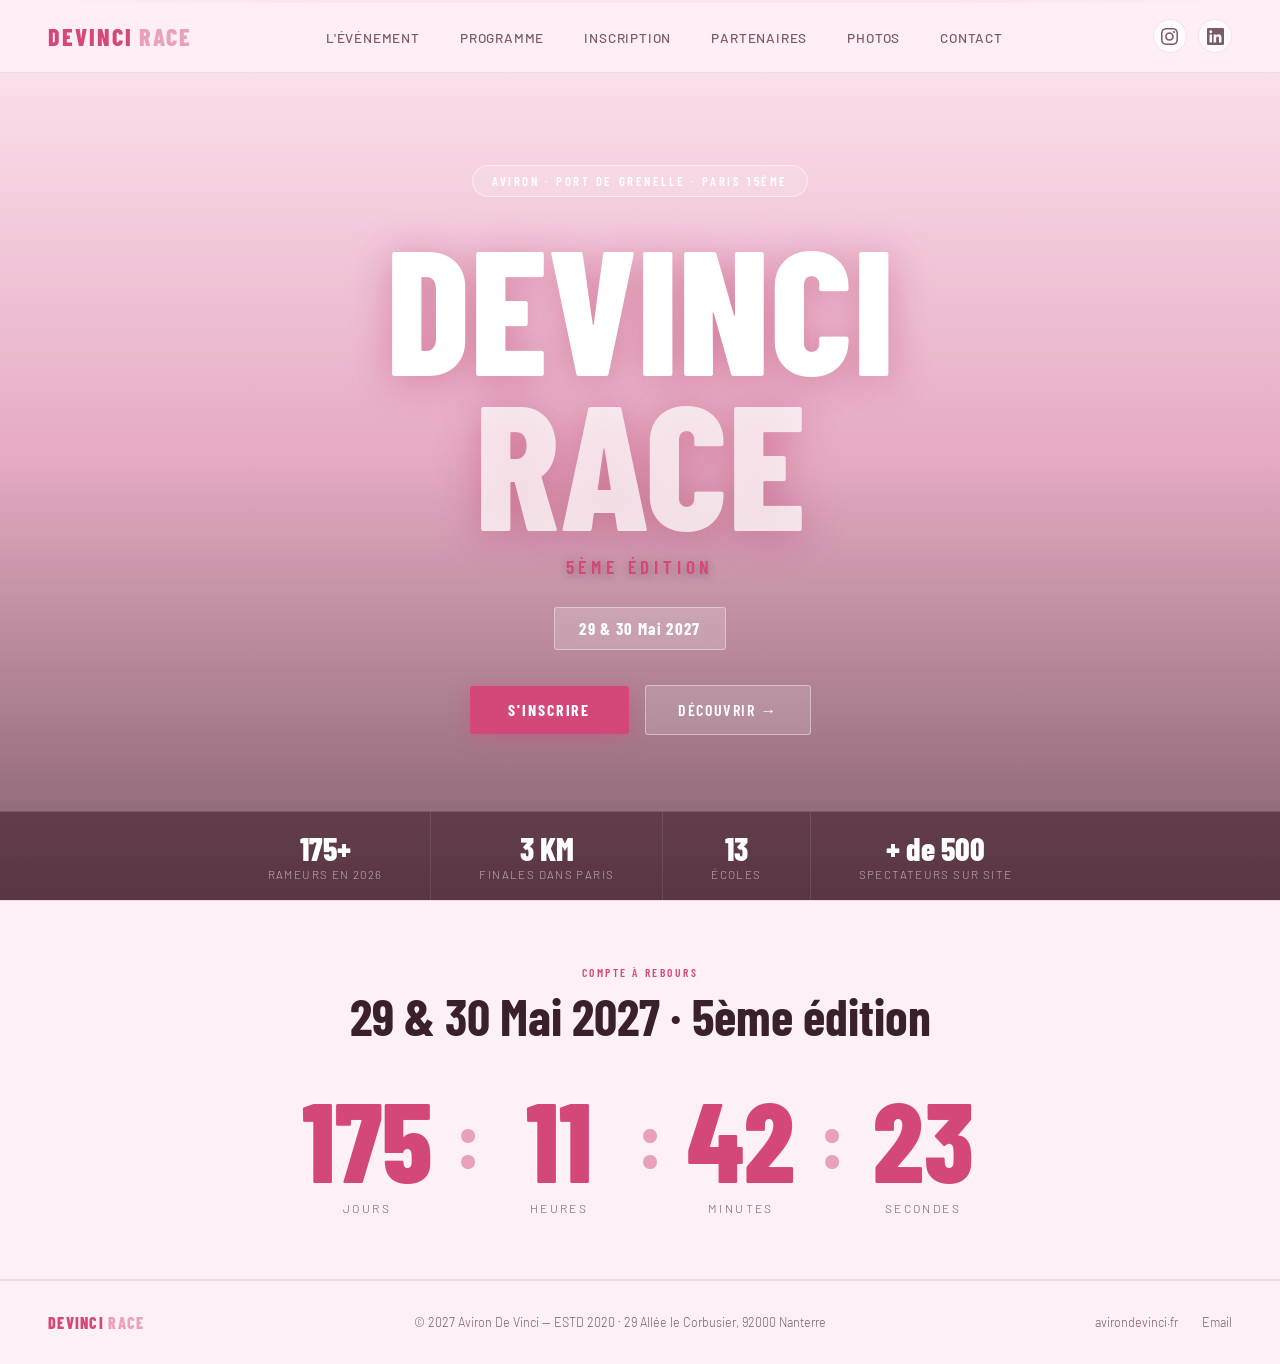
<file: index.html>
<!DOCTYPE html>
<html lang="fr">
<head>
<meta charset="UTF-8">
<meta name="viewport" content="width=device-width, initial-scale=1.0">
<meta name="google-site-verification" content="bZMqOTONY5VZblVEgiD8eAjr-qO-17TrPbFSKlkd3wM" />
<title>DeVinci Race 2027 — La régate des Grandes Écoles</title>
<meta name="description" content="DeVinci Race 2027 — La régate des Grandes Écoles. 29 & 30 Mai 2027 au Port de Grenelle, Paris. Organisée par Aviron De Vinci.">
<meta property="og:type" content="website">
<meta property="og:site_name" content="DeVinci Race">
<meta property="og:title" content="DeVinci Race 2027 — La régate des Grandes Écoles">
<meta property="og:description" content="29 & 30 Mai 2027 au Port de Grenelle, Paris. La régate universitaire organisée par Aviron De Vinci.">
<meta property="og:url" content="https://devinci-race.vercel.app/">
<meta property="og:image" content="https://devinci-race.vercel.app/PhotosSite/ADV-Logo1-FondNoir%20.png">
<link rel="icon" type="image/png" href="PhotosSite/ADV-Logo1-FondNoir .png">
<link rel="apple-touch-icon" href="PhotosSite/ADV-Logo1-FondNoir .png">
<link href="https://fonts.googleapis.com/css2?family=Barlow+Condensed:wght@300;400;600;700;800&family=Barlow:wght@300;400;500&display=swap" rel="stylesheet">
<link rel="stylesheet" href="styles.css">
<script type="application/ld+json">
{
  "@context": "https://schema.org",
  "@graph": [
    {
      "@type": "SportsEvent",
      "name": "DeVinci Race 2027",
      "alternateName": "La régate des Grandes Écoles",
      "description": "La DeVinci Race est une régate universitaire organisée par Aviron De Vinci au Port de Grenelle à Paris. Courses-duels en 4 de couple et 8 rameurs sur la Seine, ouverts aux grandes écoles de France.",
      "startDate": "2027-05-29T08:00:00+02:00",
      "endDate": "2027-05-30T18:00:00+02:00",
      "sport": "Aviron",
      "url": "https://devinci-race.vercel.app/",
      "image": "https://devinci-race.vercel.app/PhotosSite/ADV-Logo1-FondNoir%20.png",
      "location": {
        "@type": "Place",
        "name": "Port de Grenelle",
        "address": {
          "@type": "PostalAddress",
          "streetAddress": "Quai de Grenelle",
          "addressLocality": "Paris",
          "postalCode": "75015",
          "addressCountry": "FR"
        }
      },
      "organizer": {
        "@type": "SportsOrganization",
        "name": "Aviron De Vinci",
        "url": "http://avirondevinci.fr",
        "email": "avirondevinci@devinci.fr",
        "sport": "Aviron"
      },
      "eventStatus": "https://schema.org/EventScheduled",
      "eventAttendanceMode": "https://schema.org/OfflineEventAttendanceMode",
      "typicalAgeRange": "18-30",
      "keywords": "aviron, régate, grandes écoles, Paris, universitaire, Seine, Pôle Léonard de Vinci"
    },
    {
      "@type": "Organization",
      "name": "Aviron De Vinci",
      "url": "http://avirondevinci.fr",
      "logo": "https://devinci-race.vercel.app/PhotosSite/ADV-Logo1-FondNoir%20.png",
      "email": "avirondevinci@devinci.fr",
      "address": {
        "@type": "PostalAddress",
        "streetAddress": "12 Avenue Léonard de Vinci",
        "addressLocality": "Courbevoie",
        "postalCode": "92400",
        "addressCountry": "FR"
      },
      "foundingDate": "2020",
      "description": "Association universitaire d'aviron fondée en 2020, regroupant 70 membres issus des écoles du Pôle Léonard de Vinci.",
      "sameAs": [
        "https://www.instagram.com/devinci_race/",
        "https://www.linkedin.com/company/aviron-de-vinci/"
      ]
    }
  ]
}
</script>
</head>
<body>

<nav>
  <a class="nav-logo" href="index.html">DEVINCI <span>RACE</span></a>
  <button class="nav-toggle" id="nav-toggle" aria-label="Menu">☰</button>
  <ul class="nav-links" id="nav-links">
    <li><a href="evenement.html">L'événement</a></li>
    <li><a href="programme.html">Programme</a></li>
    <li><a href="inscription.html">Inscription</a></li>
    <li><a href="partenaires.html">Partenaires</a></li>
    <li><a href="photos.html">Photos</a></li>
    <li><a href="contact.html">Contact</a></li>
  </ul>
  <div class="nav-social">
    <a href="https://www.instagram.com/devinci_race/" class="nav-social-btn" aria-label="Instagram" target="_blank">
      <svg viewBox="0 0 24 24" xmlns="http://www.w3.org/2000/svg"><path d="M12 2.163c3.204 0 3.584.012 4.85.07 3.252.148 4.771 1.691 4.919 4.919.058 1.265.069 1.645.069 4.849 0 3.205-.012 3.584-.069 4.849-.149 3.225-1.664 4.771-4.919 4.919-1.266.058-1.644.07-4.85.07-3.204 0-3.584-.012-4.849-.07-3.26-.149-4.771-1.699-4.919-4.92-.058-1.265-.07-1.644-.07-4.849 0-3.204.013-3.583.07-4.849.149-3.227 1.664-4.771 4.919-4.919 1.266-.057 1.645-.069 4.849-.069zm0-2.163c-3.259 0-3.667.014-4.947.072-4.358.2-6.78 2.618-6.98 6.98-.059 1.281-.073 1.689-.073 4.948 0 3.259.014 3.668.072 4.948.2 4.358 2.618 6.78 6.98 6.98 1.281.058 1.689.072 4.948.072 3.259 0 3.668-.014 4.948-.072 4.354-.2 6.782-2.618 6.979-6.98.059-1.28.073-1.689.073-4.948 0-3.259-.014-3.667-.072-4.947-.196-4.354-2.617-6.78-6.979-6.98-1.281-.059-1.69-.073-4.949-.073zm0 5.838c-3.403 0-6.162 2.759-6.162 6.162s2.759 6.163 6.162 6.163 6.162-2.759 6.162-6.163c0-3.403-2.759-6.162-6.162-6.162zm0 10.162c-2.209 0-4-1.79-4-4 0-2.209 1.791-4 4-4s4 1.791 4 4c0 2.21-1.791 4-4 4zm6.406-11.845c-.796 0-1.441.645-1.441 1.44s.645 1.44 1.441 1.44c.795 0 1.439-.645 1.439-1.44s-.644-1.44-1.439-1.44z"/></svg>
    </a>
    <a href="https://www.linkedin.com/company/aviron-de-vinci/?viewAsMember=true" class="nav-social-btn" aria-label="LinkedIn" target="_blank">
      <svg viewBox="0 0 24 24" xmlns="http://www.w3.org/2000/svg"><path d="M20.447 20.452h-3.554v-5.569c0-1.328-.027-3.037-1.852-3.037-1.853 0-2.136 1.445-2.136 2.939v5.667H9.351V9h3.414v1.561h.046c.477-.9 1.637-1.85 3.37-1.85 3.601 0 4.267 2.37 4.267 5.455v6.286zM5.337 7.433c-1.144 0-2.063-.926-2.063-2.065 0-1.138.92-2.063 2.063-2.063 1.14 0 2.064.925 2.064 2.063 0 1.139-.925 2.065-2.064 2.065zm1.782 13.019H3.555V9h3.564v11.452zM22.225 0H1.771C.792 0 0 .774 0 1.729v20.542C0 23.227.792 24 1.771 24h20.451C23.2 24 24 23.227 24 22.271V1.729C24 .774 23.2 0 22.222 0h.003z"/></svg>
    </a>
  </div>
</nav>

<!-- HERO -->
<section class="hero" id="hero">
  <div class="hero-video-wrap">
    <video id="hero-vid" autoplay muted playsinline style="position:absolute;inset:0;width:100%;height:100%;object-fit:cover;object-position:center 85%;">
      <source src="PhotosSite/Enregistrement 2026-04-29 165030.mp4" type="video/mp4">
    </video>
    <script>
      const v = document.getElementById('hero-vid');
      v.addEventListener('loadedmetadata', () => { v.currentTime = 10; });
      v.addEventListener('timeupdate', () => {
        if (v.duration && v.currentTime >= v.duration - 5) { v.currentTime = 10; v.play(); }
      });
    </script>
  </div>
  <div class="hero-overlay"></div>
  <div class="hero-accent-line"></div>
  <div class="hero-content">
    <div class="hero-badge">Aviron · Port de Grenelle · Paris 15ème</div>
    <h1 class="hero-title">
      DEVINCI<br>
      <span class="line2">RACE</span>
    </h1>
    <div class="hero-edition">5ème Édition</div>
    <div class="hero-date-pill">29 &amp; 30 Mai 2027</div>
    <div class="hero-cta">
      <a href="inscription.html" class="btn-primary">S'inscrire</a>
      <a href="evenement.html" class="btn-outline">Découvrir →</a>
    </div>
  </div>
  <div class="hero-stats-bar">
    <div class="hero-stat-item"><div class="num">175+</div><div class="lbl">Rameurs en 2026</div></div>
    <div class="hero-stat-item"><div class="num">3 KM</div><div class="lbl">Finales dans Paris</div></div>
    <div class="hero-stat-item"><div class="num">13</div><div class="lbl">Écoles</div></div>
    <div class="hero-stat-item"><div class="num">+ de 500 </div><div class="lbl">Spectateurs sur site</div></div>
  </div>
</section>

<!-- COUNTDOWN SECTION -->
<section id="countdown" style="background: var(--bg-section); border-top: 0.5px solid var(--border); border-bottom: 0.5px solid var(--border); padding: 4rem 2rem; text-align: center;">
  <div class="section-eyebrow">Compte à rebours</div>
  <div class="section-title" style="margin-bottom: 2.5rem;">29 &amp; 30 Mai 2027 · 5ème édition</div>
  <div style="display: flex; justify-content: center; align-items: center; gap: 1.5rem; flex-wrap: wrap;">
    <div style="display: flex; flex-direction: column; align-items: center; min-width: 110px;">
      <span id="cd-days" style="font-family: 'Barlow Condensed', sans-serif; font-size: clamp(4rem, 10vw, 7rem); font-weight: 800; color: var(--accent); line-height: 1;">000</span>
      <span style="font-size: 0.75rem; letter-spacing: 0.2em; text-transform: uppercase; color: var(--text-muted); margin-top: 0.4rem;">Jours</span>
    </div>
    <div style="font-family: 'Barlow Condensed', sans-serif; font-size: clamp(3rem, 7vw, 5rem); font-weight: 800; color: var(--accent-light); padding-bottom: 1.5rem;">:</div>
    <div style="display: flex; flex-direction: column; align-items: center; min-width: 110px;">
      <span id="cd-hours" style="font-family: 'Barlow Condensed', sans-serif; font-size: clamp(4rem, 10vw, 7rem); font-weight: 800; color: var(--accent); line-height: 1;">00</span>
      <span style="font-size: 0.75rem; letter-spacing: 0.2em; text-transform: uppercase; color: var(--text-muted); margin-top: 0.4rem;">Heures</span>
    </div>
    <div style="font-family: 'Barlow Condensed', sans-serif; font-size: clamp(3rem, 7vw, 5rem); font-weight: 800; color: var(--accent-light); padding-bottom: 1.5rem;">:</div>
    <div style="display: flex; flex-direction: column; align-items: center; min-width: 110px;">
      <span id="cd-mins" style="font-family: 'Barlow Condensed', sans-serif; font-size: clamp(4rem, 10vw, 7rem); font-weight: 800; color: var(--accent); line-height: 1;">00</span>
      <span style="font-size: 0.75rem; letter-spacing: 0.2em; text-transform: uppercase; color: var(--text-muted); margin-top: 0.4rem;">Minutes</span>
    </div>
    <div style="font-family: 'Barlow Condensed', sans-serif; font-size: clamp(3rem, 7vw, 5rem); font-weight: 800; color: var(--accent-light); padding-bottom: 1.5rem;">:</div>
    <div style="display: flex; flex-direction: column; align-items: center; min-width: 110px;">
      <span id="cd-secs" style="font-family: 'Barlow Condensed', sans-serif; font-size: clamp(4rem, 10vw, 7rem); font-weight: 800; color: var(--accent); line-height: 1;">00</span>
      <span style="font-size: 0.75rem; letter-spacing: 0.2em; text-transform: uppercase; color: var(--text-muted); margin-top: 0.4rem;">Secondes</span>
    </div>
  </div>
</section>

<footer>
  <div class="footer-logo">DEVINCI <span>RACE</span></div>
  <div class="footer-copy">© 2027 Aviron De Vinci — ESTD 2020 · 29 Allée le Corbusier, 92000 Nanterre</div>
  <div class="footer-links">
    <a href="http://avirondevinci.fr">avirondevinci.fr</a>
    <a href="mailto:avirondevinci@devinci.fr">Email</a>
  </div>
</footer>

<script>
  (function() {
    const target = new Date('2027-05-29T08:00:00');
    function update() {
      const diff = target - new Date();
      if (diff <= 0) { document.getElementById('countdown').textContent = "C'est parti !"; return; }
      const d = Math.floor(diff / 86400000);
      const h = Math.floor((diff % 86400000) / 3600000);
      const m = Math.floor((diff % 3600000) / 60000);
      const s = Math.floor((diff % 60000) / 1000);
      document.getElementById('cd-days').textContent = String(d).padStart(3,'0');
      document.getElementById('cd-hours').textContent = String(h).padStart(2,'0');
      document.getElementById('cd-mins').textContent = String(m).padStart(2,'0');
      document.getElementById('cd-secs').textContent = String(s).padStart(2,'0');
    }
    update(); setInterval(update, 1000);
  })();
</script>
<script>
  const toggle = document.getElementById('nav-toggle');
  const navLinks = document.getElementById('nav-links');
  toggle.addEventListener('click', () => navLinks.classList.toggle('open'));
  navLinks.querySelectorAll('a').forEach(a => a.addEventListener('click', () => navLinks.classList.remove('open')));
</script>
</body>
</html>
</file>
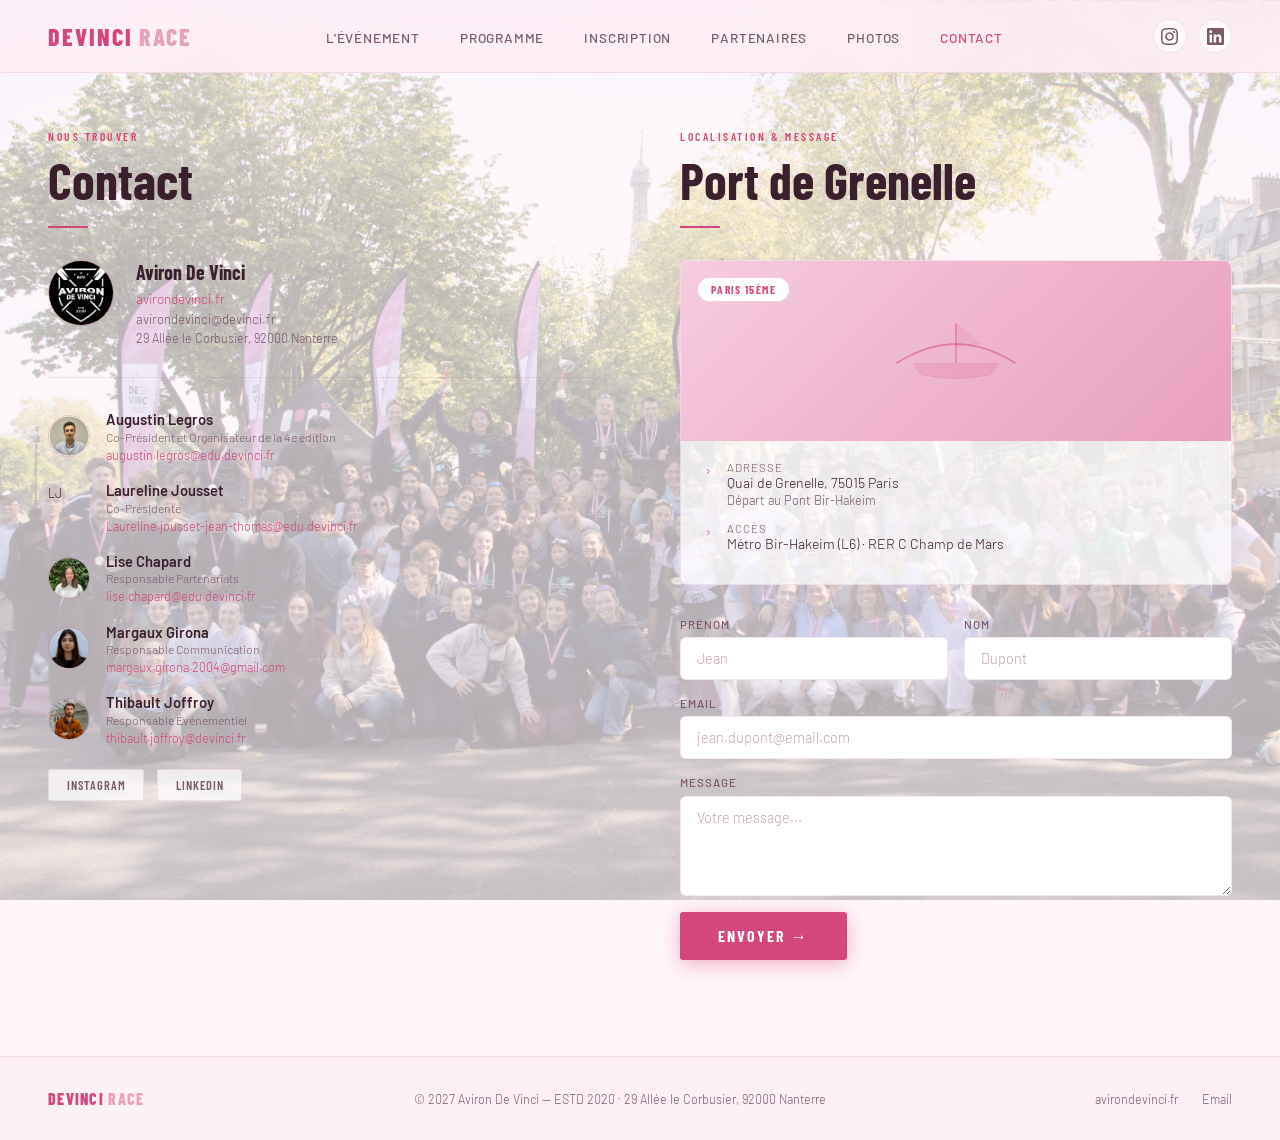
<file: contact.html>
<!DOCTYPE html>
<html lang="fr">
<head>
<meta charset="UTF-8">
<meta name="viewport" content="width=device-width, initial-scale=1.0">
<title>Contact — DeVinci Race 2027 · Aviron De Vinci Paris</title>
<meta name="description" content="Contactez l'équipe Aviron De Vinci pour la DeVinci Race 2027. Port de Grenelle, Quai de Grenelle 75015 Paris. Accès Métro Bir-Hakeim (L6) ou RER C.">
<meta property="og:title" content="Contact — DeVinci Race 2027">
<meta property="og:description" content="Équipe Aviron De Vinci — Port de Grenelle, Paris 15ème. Métro Bir-Hakeim.">
<meta property="og:url" content="https://devinci-race.vercel.app/contact.html">
<meta property="og:image" content="https://devinci-race.vercel.app/PhotosSite/ADV-Logo1-FondNoir%20.png">
<link rel="icon" type="image/png" href="PhotosSite/ADV-Logo1-FondNoir .png">
<link rel="apple-touch-icon" href="PhotosSite/ADV-Logo1-FondNoir .png">
<link href="https://fonts.googleapis.com/css2?family=Barlow+Condensed:wght@300;400;600;700;800&family=Barlow:wght@300;400;500&display=swap" rel="stylesheet">
<link rel="stylesheet" href="styles.css">
</head>
<body>

<nav>
  <a class="nav-logo" href="index.html">DEVINCI <span>RACE</span></a>
  <button class="nav-toggle" id="nav-toggle" aria-label="Menu">☰</button>
  <ul class="nav-links" id="nav-links">
    <li><a href="evenement.html">L'événement</a></li>
    <li><a href="programme.html">Programme</a></li>
    <li><a href="inscription.html">Inscription</a></li>
    <li><a href="partenaires.html">Partenaires</a></li>
    <li><a href="photos.html">Photos</a></li>
    <li><a href="contact.html" class="active">Contact</a></li>
  </ul>
  <div class="nav-social">
    <a href="https://www.instagram.com/devinci_race/" class="nav-social-btn" aria-label="Instagram" target="_blank">
      <svg viewBox="0 0 24 24" xmlns="http://www.w3.org/2000/svg"><path d="M12 2.163c3.204 0 3.584.012 4.85.07 3.252.148 4.771 1.691 4.919 4.919.058 1.265.069 1.645.069 4.849 0 3.205-.012 3.584-.069 4.849-.149 3.225-1.664 4.771-4.919 4.919-1.266.058-1.644.07-4.85.07-3.204 0-3.584-.012-4.849-.07-3.26-.149-4.771-1.699-4.919-4.92-.058-1.265-.07-1.644-.07-4.849 0-3.204.013-3.583.07-4.849.149-3.227 1.664-4.771 4.919-4.919 1.266-.057 1.645-.069 4.849-.069zm0-2.163c-3.259 0-3.667.014-4.947.072-4.358.2-6.78 2.618-6.98 6.98-.059 1.281-.073 1.689-.073 4.948 0 3.259.014 3.668.072 4.948.2 4.358 2.618 6.78 6.98 6.98 1.281.058 1.689.072 4.948.072 3.259 0 3.668-.014 4.948-.072 4.354-.2 6.782-2.618 6.979-6.98.059-1.28.073-1.689.073-4.948 0-3.259-.014-3.667-.072-4.947-.196-4.354-2.617-6.78-6.979-6.98-1.281-.059-1.69-.073-4.949-.073zm0 5.838c-3.403 0-6.162 2.759-6.162 6.162s2.759 6.163 6.162 6.163 6.162-2.759 6.162-6.163c0-3.403-2.759-6.162-6.162-6.162zm0 10.162c-2.209 0-4-1.79-4-4 0-2.209 1.791-4 4-4s4 1.791 4 4c0 2.21-1.791 4-4 4zm6.406-11.845c-.796 0-1.441.645-1.441 1.44s.645 1.44 1.441 1.44c.795 0 1.439-.645 1.439-1.44s-.644-1.44-1.439-1.44z"/></svg>
    </a>
    <a href="https://www.linkedin.com/company/aviron-de-vinci/?viewAsMember=true" class="nav-social-btn" aria-label="LinkedIn" target="_blank">
      <svg viewBox="0 0 24 24" xmlns="http://www.w3.org/2000/svg"><path d="M20.447 20.452h-3.554v-5.569c0-1.328-.027-3.037-1.852-3.037-1.853 0-2.136 1.445-2.136 2.939v5.667H9.351V9h3.414v1.561h.046c.477-.9 1.637-1.85 3.37-1.85 3.601 0 4.267 2.37 4.267 5.455v6.286zM5.337 7.433c-1.144 0-2.063-.926-2.063-2.065 0-1.138.92-2.063 2.063-2.063 1.14 0 2.064.925 2.064 2.063 0 1.139-.925 2.065-2.064 2.065zm1.782 13.019H3.555V9h3.564v11.452zM22.225 0H1.771C.792 0 0 .774 0 1.729v20.542C0 23.227.792 24 1.771 24h20.451C23.2 24 24 23.227 24 22.271V1.729C24 .774 23.2 0 22.222 0h.003z"/></svg>
    </a>
  </div>
</nav>

<section class="contact page-section" style="background-image: url('PhotosSite/IMG_9375.jpg'); background-size: cover; background-position: center; background-attachment: fixed; position: relative;">
  <div style="position:absolute;inset:0;background:rgba(255,247,251,0.71);z-index:0;"></div>
  <div class="contact-grid" style="position:relative;z-index:1;">
    <div>
      <div class="section-eyebrow">Nous trouver</div>
      <h2 class="section-title">Contact</h2>
      <div class="divider"></div>
      <div class="contact-info-block">
        <div class="contact-assoc">
          <img src="PhotosSite/ADV-Logo1-FondNoir .png" alt="Aviron De Vinci" style="width:66px;height:66px;border-radius:50%;object-fit:cover;flex-shrink:0;border:1.5px solid rgba(212,71,122,0.3);">
          <div class="assoc-info">
            <div class="name">Aviron De Vinci</div>
            <a href="http://avirondevinci.fr">avirondevinci.fr</a>
            <p>avirondevinci@devinci.fr</p>
            <p style="margin-top:0.3rem; font-size:0.78rem;">29 Allée le Corbusier, 92000 Nanterre</p>
          </div>
        </div>
        <div class="team-list">
          <div class="team-member">
            <img src="PhotosSite/Pers/gus.jpg" alt="Augustin" style="width:42px;height:42px;border-radius:50%;object-fit:cover;flex-shrink:0;border:1px solid rgba(212,71,122,0.25);">
            <div>
              <div class="member-name">Augustin Legros</div>
              <div class="member-role">Co-Président et Organisateur de la 4e édition</div>
              <div class="member-contact">augustin.legros@edu.devinci.fr</div>
            </div>
          </div>
          <div class="team-member">
            <div class="avatar" style="width:42px;height:42px;font-size:0.78rem;flex-shrink:0;">LJ</div>
            <div>
              <div class="member-name">Laureline Jousset</div>
              <div class="member-role">Co-Présidente</div>
              <div class="member-contact">Laureline.jousset-jean-thomas@edu.devinci.fr</div>
            </div>
          </div>
          <div class="team-member">
            <img src="PhotosSite/Pers/Lise.jpg" alt="Lise" style="width:42px;height:42px;border-radius:50%;object-fit:cover;flex-shrink:0;border:1px solid rgba(212,71,122,0.25);">
            <div>
              <div class="member-name">Lise Chapard</div>
              <div class="member-role">Responsable Partenariats</div>
              <div class="member-contact">lise.chapard@edu.devinci.fr</div>
            </div>
          </div>
          <div class="team-member">
            <img src="PhotosSite/Pers/Photo moi.jpg" alt="Margaux" style="width:42px;height:42px;border-radius:50%;object-fit:cover;flex-shrink:0;border:1px solid rgba(212,71,122,0.25);">
            <div>
              <div class="member-name">Margaux Girona</div>
              <div class="member-role">Responsable Communication</div>
              <div class="member-contact">margaux.girona.2004@gmail.com</div>
            </div>
          </div>
          <div class="team-member">
            <img src="PhotosSite/Pers/Thibaultss.jpg" alt="Thibault" style="width:42px;height:42px;border-radius:50%;object-fit:cover;flex-shrink:0;border:1px solid rgba(212,71,122,0.25);">
            <div>
              <div class="member-name">Thibault Joffroy</div>
              <div class="member-role">Responsable Événementiel</div>
              <div class="member-contact">thibault.joffroy@devinci.fr</div>
            </div>
          </div>
        </div>
        <div class="social-row">
          <a href="https://www.instagram.com/devinci_race/" class="social-btn">Instagram</a>
          <a href="https://www.linkedin.com/company/aviron-de-vinci/?viewAsMember=true" class="social-btn">LinkedIn</a>
        </div>
      </div>
    </div>
    <div>
      <div class="section-eyebrow">Localisation &amp; Message</div>
      <h2 class="section-title">Port de Grenelle</h2>
      <div class="divider"></div>
      <div class="location-block">
        <div class="location-map">
          <div class="location-map-label">Paris 15ème</div>
          <svg width="140" height="85" viewBox="0 0 160 100" fill="none" xmlns="http://www.w3.org/2000/svg">
            <path d="M10 65 Q80 20 150 65" stroke="rgba(212,71,122,0.5)" stroke-width="2" fill="none"/>
            <path d="M30 65 L130 65 L122 78 Q80 88 38 78 Z" fill="rgba(212,71,122,0.15)" stroke="rgba(212,71,122,0.35)" stroke-width="0.5"/>
            <line x1="80" y1="65" x2="80" y2="18" stroke="rgba(212,71,122,0.5)" stroke-width="1.5"/>
            <path d="M80 18 L108 42 L80 45 Z" fill="rgba(212,71,122,0.1)" stroke="rgba(212,71,122,0.3)" stroke-width="0.5"/>
          </svg>
        </div>
        <div class="location-details">
          <div class="location-row">
            <span style="color:var(--accent)">›</span>
            <div>
              <div class="location-label">Adresse</div>
              <div class="location-val">Quai de Grenelle, 75015 Paris<br><span style="font-size:0.8rem; color:var(--text-muted)">Départ au Pont Bir-Hakeim</span></div>
            </div>
          </div>
          <div class="location-row">
            <span style="color:var(--accent)">›</span>
            <div>
              <div class="location-label">Accès</div>
              <div class="location-val">Métro Bir-Hakeim (L6) · RER C Champ de Mars</div>
            </div>
          </div>
        </div>
      </div>
      <div class="contact-form">
        <div class="form-row">
          <div class="form-group">
            <label class="form-label">Prénom</label>
            <input type="text" class="form-input" placeholder="Jean">
          </div>
          <div class="form-group">
            <label class="form-label">Nom</label>
            <input type="text" class="form-input" placeholder="Dupont">
          </div>
        </div>
        <div class="form-group">
          <label class="form-label">Email</label>
          <input type="email" class="form-input" placeholder="jean.dupont@email.com">
        </div>
        <div class="form-group">
          <label class="form-label">Message</label>
          <textarea class="form-input" placeholder="Votre message..."></textarea>
        </div>
        <button class="btn-primary" style="align-self:flex-start">Envoyer →</button>
      </div>
    </div>
  </div>
</section>

<footer>
  <div class="footer-logo">DEVINCI <span>RACE</span></div>
  <div class="footer-copy">© 2027 Aviron De Vinci — ESTD 2020 · 29 Allée le Corbusier, 92000 Nanterre</div>
  <div class="footer-links">
    <a href="http://avirondevinci.fr">avirondevinci.fr</a>
    <a href="mailto:avirondevinci@devinci.fr">Email</a>
  </div>
</footer>

<script>
  const toggle = document.getElementById('nav-toggle');
  const navLinks = document.getElementById('nav-links');
  toggle.addEventListener('click', () => navLinks.classList.toggle('open'));
  navLinks.querySelectorAll('a').forEach(a => a.addEventListener('click', () => navLinks.classList.remove('open')));
</script>
</body>
</html>
</file>
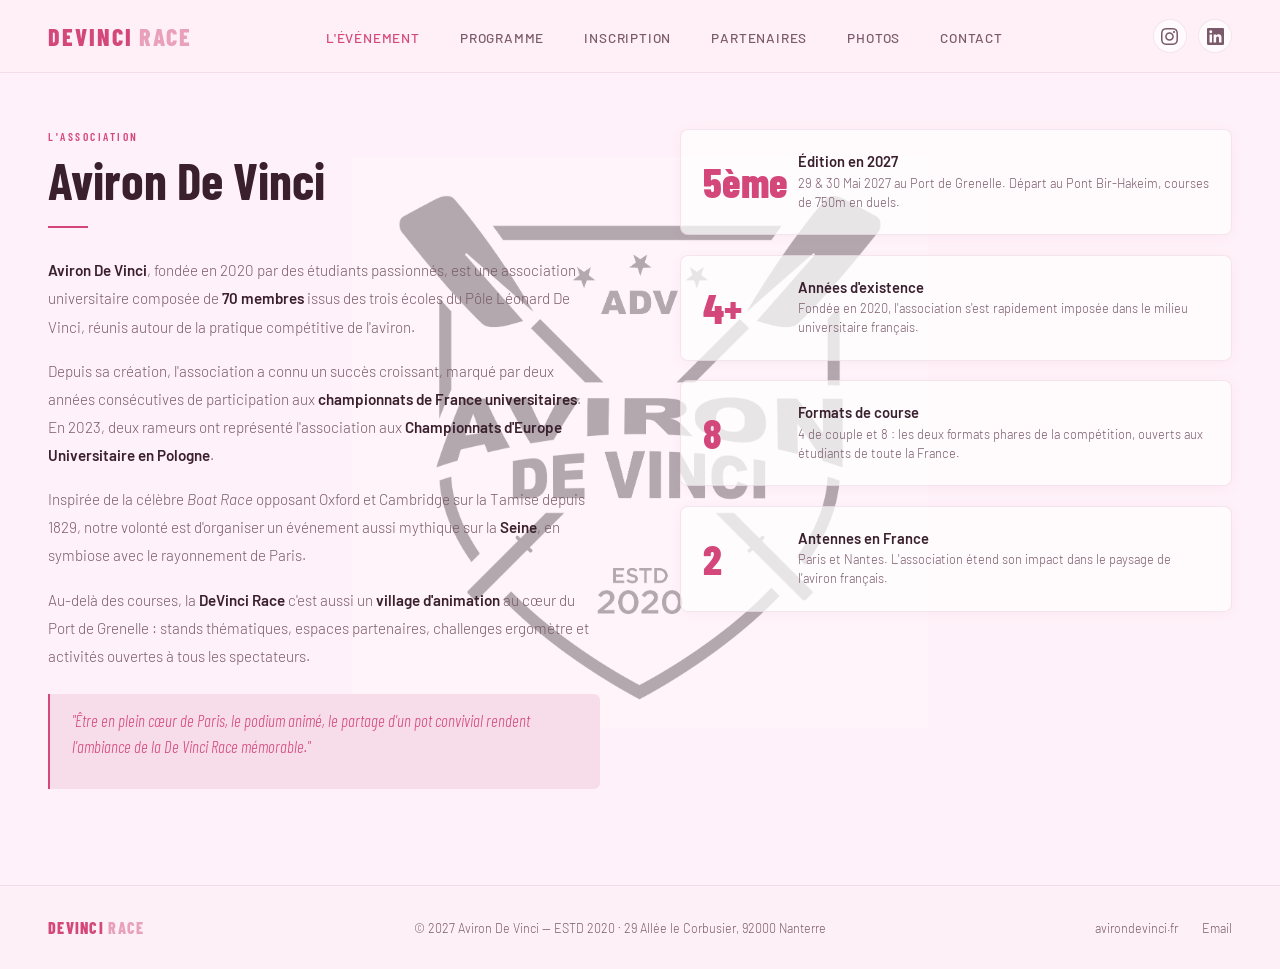
<file: evenement.html>
<!DOCTYPE html>
<html lang="fr">
<head>
<meta charset="UTF-8">
<meta name="viewport" content="width=device-width, initial-scale=1.0">
<title>L'événement — DeVinci Race 2027 · Aviron De Vinci</title>
<meta name="description" content="Aviron De Vinci, fondée en 2020 : 70 membres, 15 grandes écoles concurrentes, une régate inspirée de la Boat Race Oxford-Cambridge. 5ème édition le 29-30 mai 2027 à Paris.">
<meta property="og:title" content="L'événement — DeVinci Race 2027">
<meta property="og:description" content="Découvrez Aviron De Vinci et la DeVinci Race, régate universitaire au cœur de Paris sur la Seine.">
<meta property="og:url" content="https://devinci-race.vercel.app/evenement.html">
<meta property="og:image" content="https://devinci-race.vercel.app/PhotosSite/ADV-Logo1-FondNoir%20.png">
<link rel="icon" type="image/png" href="PhotosSite/ADV-Logo1-FondNoir .png">
<link rel="apple-touch-icon" href="PhotosSite/ADV-Logo1-FondNoir .png">
<link href="https://fonts.googleapis.com/css2?family=Barlow+Condensed:wght@300;400;600;700;800&family=Barlow:wght@300;400;500&display=swap" rel="stylesheet">
<link rel="stylesheet" href="styles.css">
</head>
<body>

<nav>
  <a class="nav-logo" href="index.html">DEVINCI <span>RACE</span></a>
  <button class="nav-toggle" id="nav-toggle" aria-label="Menu">☰</button>
  <ul class="nav-links" id="nav-links">
    <li><a href="evenement.html" class="active">L'événement</a></li>
    <li><a href="programme.html">Programme</a></li>
    <li><a href="inscription.html">Inscription</a></li>
    <li><a href="partenaires.html">Partenaires</a></li>
    <li><a href="photos.html">Photos</a></li>
    <li><a href="contact.html">Contact</a></li>
  </ul>
  <div class="nav-social">
    <a href="https://www.instagram.com/devinci_race/" class="nav-social-btn" aria-label="Instagram" target="_blank">
      <svg viewBox="0 0 24 24" xmlns="http://www.w3.org/2000/svg"><path d="M12 2.163c3.204 0 3.584.012 4.85.07 3.252.148 4.771 1.691 4.919 4.919.058 1.265.069 1.645.069 4.849 0 3.205-.012 3.584-.069 4.849-.149 3.225-1.664 4.771-4.919 4.919-1.266.058-1.644.07-4.85.07-3.204 0-3.584-.012-4.849-.07-3.26-.149-4.771-1.699-4.919-4.92-.058-1.265-.07-1.644-.07-4.849 0-3.204.013-3.583.07-4.849.149-3.227 1.664-4.771 4.919-4.919 1.266-.057 1.645-.069 4.849-.069zm0-2.163c-3.259 0-3.667.014-4.947.072-4.358.2-6.78 2.618-6.98 6.98-.059 1.281-.073 1.689-.073 4.948 0 3.259.014 3.668.072 4.948.2 4.358 2.618 6.78 6.98 6.98 1.281.058 1.689.072 4.948.072 3.259 0 3.668-.014 4.948-.072 4.354-.2 6.782-2.618 6.979-6.98.059-1.28.073-1.689.073-4.948 0-3.259-.014-3.667-.072-4.947-.196-4.354-2.617-6.78-6.979-6.98-1.281-.059-1.69-.073-4.949-.073zm0 5.838c-3.403 0-6.162 2.759-6.162 6.162s2.759 6.163 6.162 6.163 6.162-2.759 6.162-6.163c0-3.403-2.759-6.162-6.162-6.162zm0 10.162c-2.209 0-4-1.79-4-4 0-2.209 1.791-4 4-4s4 1.791 4 4c0 2.21-1.791 4-4 4zm6.406-11.845c-.796 0-1.441.645-1.441 1.44s.645 1.44 1.441 1.44c.795 0 1.439-.645 1.439-1.44s-.644-1.44-1.439-1.44z"/></svg>
    </a>
    <a href="https://www.linkedin.com/company/aviron-de-vinci/?viewAsMember=true" class="nav-social-btn" aria-label="LinkedIn" target="_blank">
      <svg viewBox="0 0 24 24" xmlns="http://www.w3.org/2000/svg"><path d="M20.447 20.452h-3.554v-5.569c0-1.328-.027-3.037-1.852-3.037-1.853 0-2.136 1.445-2.136 2.939v5.667H9.351V9h3.414v1.561h.046c.477-.9 1.637-1.85 3.37-1.85 3.601 0 4.267 2.37 4.267 5.455v6.286zM5.337 7.433c-1.144 0-2.063-.926-2.063-2.065 0-1.138.92-2.063 2.063-2.063 1.14 0 2.064.925 2.064 2.063 0 1.139-.925 2.065-2.064 2.065zm1.782 13.019H3.555V9h3.564v11.452zM22.225 0H1.771C.792 0 0 .774 0 1.729v20.542C0 23.227.792 24 1.771 24h20.451C23.2 24 24 23.227 24 22.271V1.729C24 .774 23.2 0 22.222 0h.003z"/></svg>
    </a>
  </div>
</nav>

<section class="about page-section" style="background-image: url('PhotosSite/Logo_noir_et_blanc.png'); background-size: 45%; background-repeat: no-repeat; background-position: center; background-color: var(--bg); position: relative;">
  <div style="position:absolute;inset:0;background:rgba(255,240,248,0.70);z-index:0;"></div>
  <div class="about-grid" style="position:relative;z-index:1;">
    <div class="about-text">
      <div class="section-eyebrow">L'association</div>
      <h2 class="section-title">Aviron De Vinci</h2>
      <div class="divider"></div>
      <p><strong>Aviron De Vinci</strong>, fondée en 2020 par des étudiants passionnés, est une association universitaire composée de <strong>70 membres</strong> issus des trois écoles du Pôle Léonard De Vinci, réunis autour de la pratique compétitive de l'aviron.</p>
      <p>Depuis sa création, l'association a connu un succès croissant, marqué par deux années consécutives de participation aux <strong>championnats de France universitaires</strong>. En 2023, deux rameurs ont représenté l'association aux <strong>Championnats d'Europe Universitaire en Pologne</strong>.</p>
      <p>Inspirée de la célèbre <em>Boat Race</em> opposant Oxford et Cambridge sur la Tamise depuis 1829, notre volonté est d'organiser un événement aussi mythique sur la <strong>Seine</strong>, en symbiose avec le rayonnement de Paris.</p>
      <p>Au-delà des courses, la <strong>DeVinci Race</strong> c'est aussi un <strong>village d'animation</strong> au cœur du Port de Grenelle : stands thématiques, espaces partenaires, challenges ergomètre et activités ouvertes à tous les spectateurs.</p>
      <div class="about-highlight">
        <p>"Être en plein cœur de Paris, le podium animé, le partage d'un pot convivial rendent l'ambiance de la De Vinci Race mémorable."</p>
      </div>
    </div>
    <div class="about-right">
      <div class="stat-card">
        <div class="num">5ème</div>
        <div class="info">
          <div class="ttl">Édition en 2027</div>
          <div class="dsc">29 &amp; 30 Mai 2027 au Port de Grenelle. Départ au Pont Bir-Hakeim, courses de 750m en duels.</div>
        </div>
      </div>
      <div class="stat-card">
        <div class="num">4+</div>
        <div class="info">
          <div class="ttl">Années d'existence</div>
          <div class="dsc">Fondée en 2020, l'association s'est rapidement imposée dans le milieu universitaire français.</div>
        </div>
      </div>
      <div class="stat-card">
        <div class="num">8</div>
        <div class="info">
          <div class="ttl">Formats de course</div>
          <div class="dsc">4 de couple et 8 : les deux formats phares de la compétition, ouverts aux étudiants de toute la France.</div>
        </div>
      </div>
      <div class="stat-card">
        <div class="num">2</div>
        <div class="info">
          <div class="ttl">Antennes en France</div>
          <div class="dsc">Paris et Nantes. L'association étend son impact dans le paysage de l'aviron français.</div>
        </div>
      </div>
    </div>
  </div>
</section>

<footer>
  <div class="footer-logo">DEVINCI <span>RACE</span></div>
  <div class="footer-copy">© 2027 Aviron De Vinci — ESTD 2020 · 29 Allée le Corbusier, 92000 Nanterre</div>
  <div class="footer-links">
    <a href="http://avirondevinci.fr">avirondevinci.fr</a>
    <a href="mailto:avirondevinci@devinci.fr">Email</a>
  </div>
</footer>

<script>
  const toggle = document.getElementById('nav-toggle');
  const navLinks = document.getElementById('nav-links');
  toggle.addEventListener('click', () => navLinks.classList.toggle('open'));
  navLinks.querySelectorAll('a').forEach(a => a.addEventListener('click', () => navLinks.classList.remove('open')));
</script>
</body>
</html>
</file>
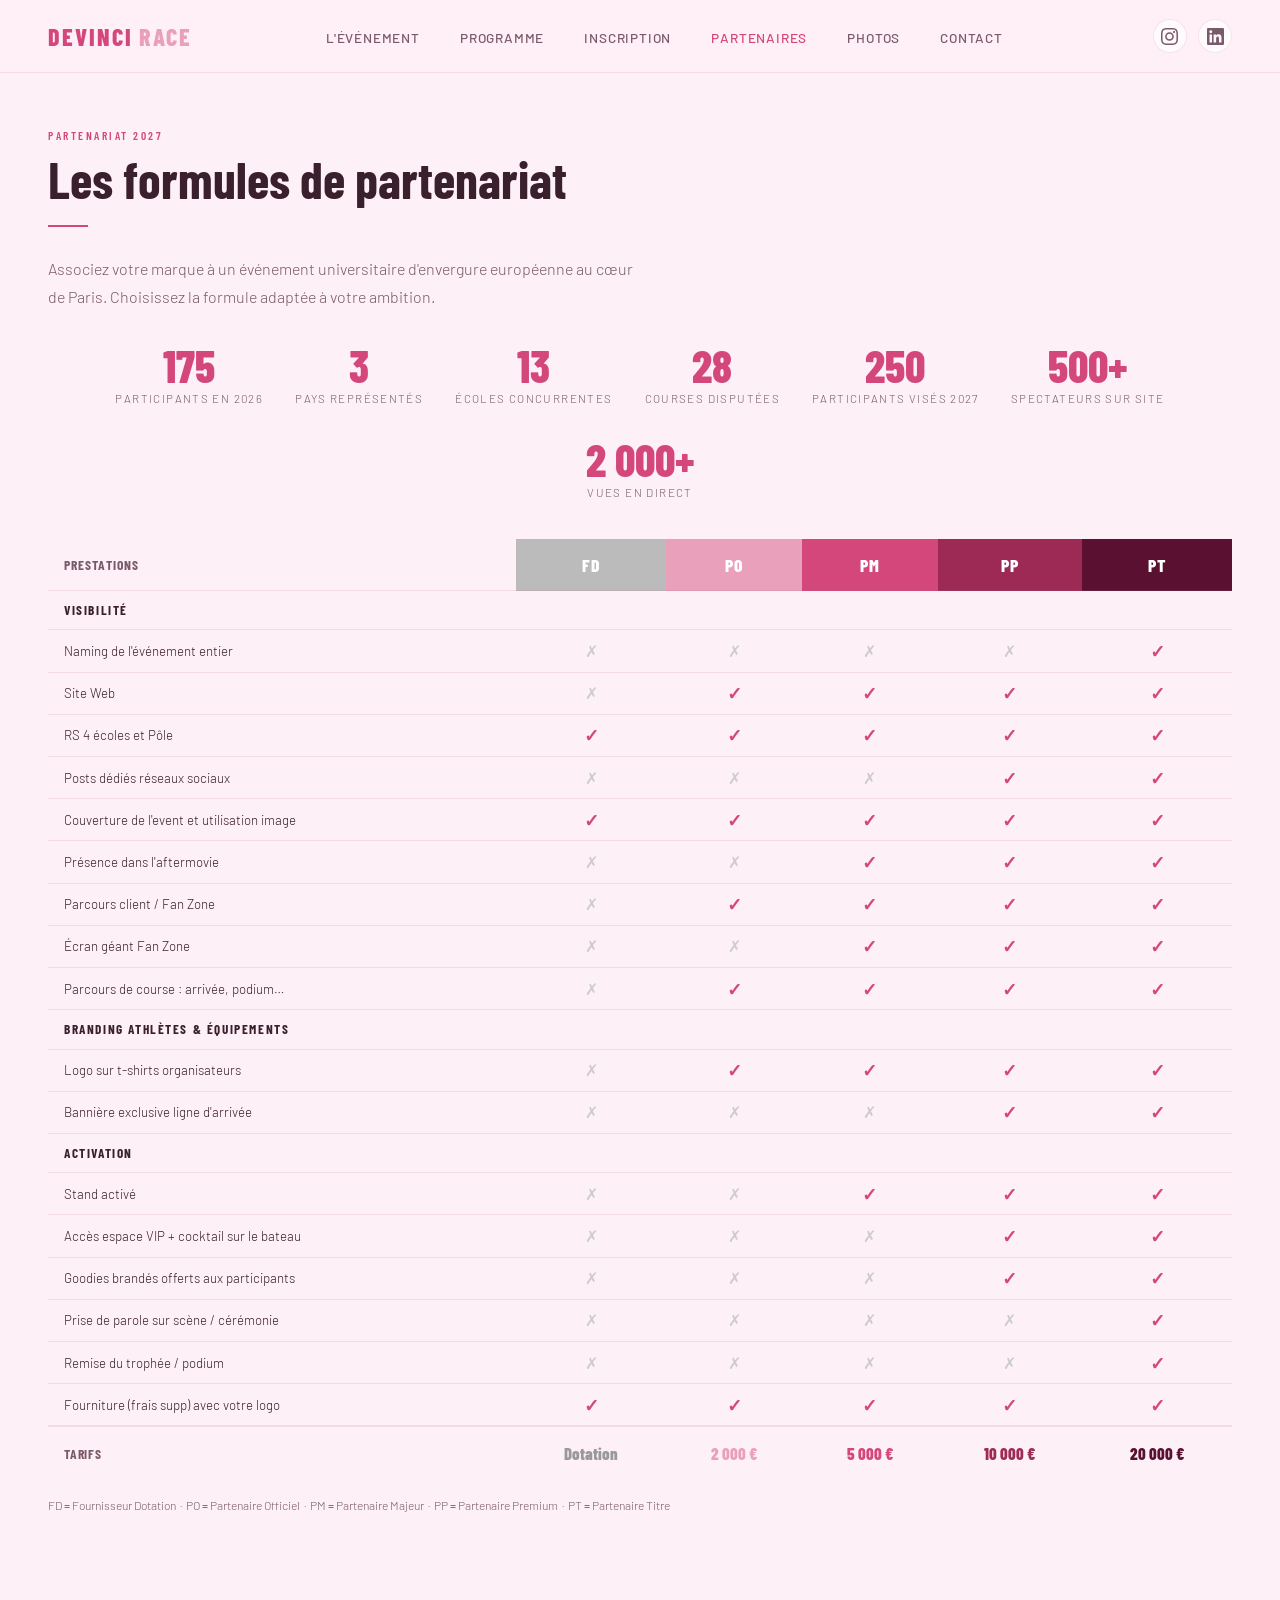
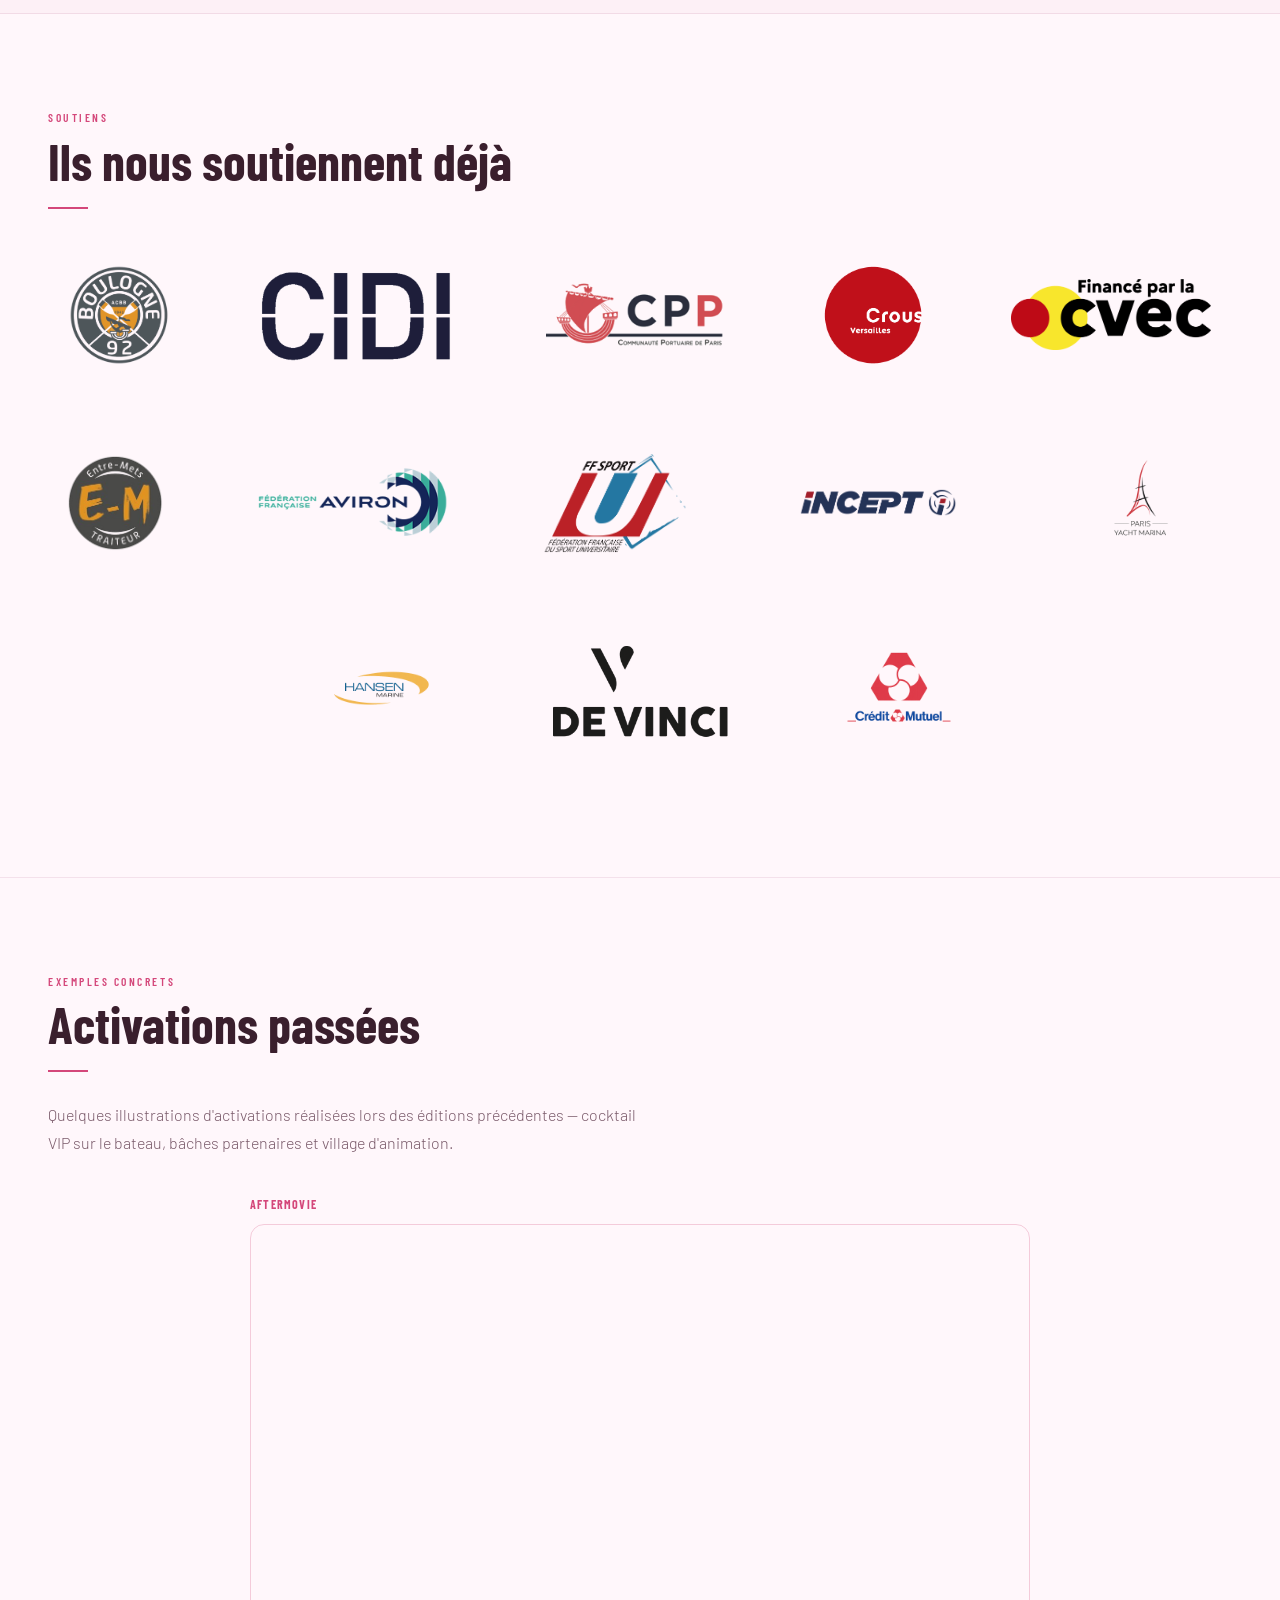
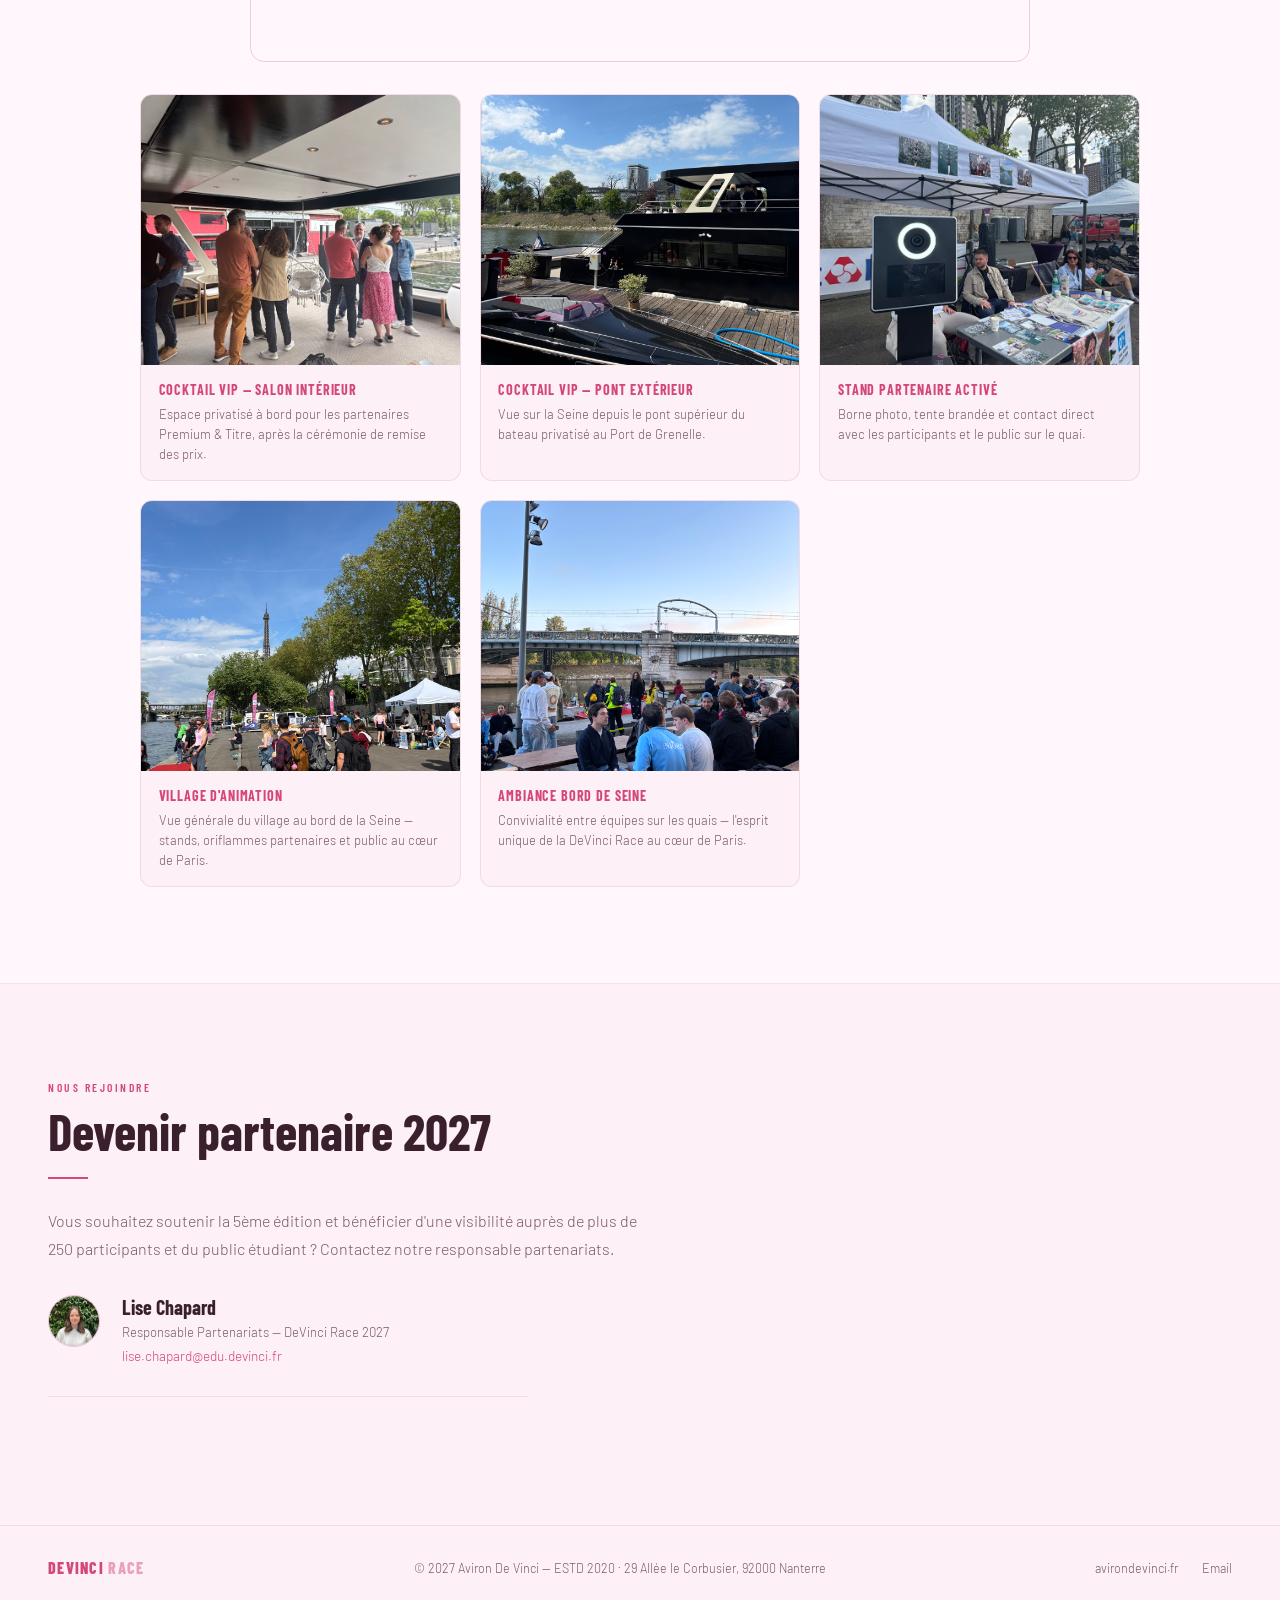
<file: partenaires.html>
<!DOCTYPE html>
<html lang="fr">
<head>
<meta charset="UTF-8">
<meta name="viewport" content="width=device-width, initial-scale=1.0">
<title>Partenaires — DeVinci Race 2027 · Sponsoring Aviron Paris</title>
<meta name="description" content="Devenez partenaire de la DeVinci Race 2027 : 5 formules de 2 000 € à 20 000 €. 175 participants, 15 grandes écoles, 3 pays. Visibilité sur la Seine à Paris.">
<meta property="og:title" content="Partenaires — DeVinci Race 2027">
<meta property="og:description" content="Associez votre marque à la régate universitaire de Paris. 5 formules de partenariat disponibles.">
<meta property="og:url" content="https://devinci-race.vercel.app/partenaires.html">
<meta property="og:image" content="https://devinci-race.vercel.app/PhotosSite/ADV-Logo1-FondNoir%20.png">
<link rel="icon" type="image/png" href="PhotosSite/ADV-Logo1-FondNoir .png">
<link rel="apple-touch-icon" href="PhotosSite/ADV-Logo1-FondNoir .png">
<link href="https://fonts.googleapis.com/css2?family=Barlow+Condensed:wght@300;400;600;700;800&family=Barlow:wght@300;400;500&display=swap" rel="stylesheet">
<link rel="stylesheet" href="styles.css">
<style>
  /* ── TABLE PARTENARIAT ── */
  .part-wrap { overflow-x: auto; margin-top: 2.5rem; -webkit-overflow-scrolling: touch; }
  .part-table {
    width: 100%; min-width: 680px;
    border-collapse: collapse;
    font-family: 'Barlow', sans-serif;
    font-size: 0.85rem;
  }
  .part-table th, .part-table td {
    padding: 0.6rem 1rem;
    text-align: center;
    border-bottom: 0.5px solid var(--border);
  }
  .part-table td:first-child { text-align: left; color: var(--text); font-size: 0.83rem; }
  .part-table .th-tier {
    font-family: 'Barlow Condensed', sans-serif;
    font-size: 1.1rem; font-weight: 800; letter-spacing: 0.06em;
    color: white; padding: 0.9rem 1rem;
  }
  .part-table .th-tier.fd { background: #bbb; color: white; }
  .part-table .th-tier.po { background: var(--accent-light); }
  .part-table .th-tier.pm { background: var(--accent); }
  .part-table .th-tier.pp { background: #9c2a54; }
  .part-table .th-tier.pt { background: #5a1030; }
  .part-table .th-prestation {
    text-align: left; font-family: 'Barlow Condensed', sans-serif;
    font-size: 0.78rem; font-weight: 700; letter-spacing: 0.12em; text-transform: uppercase;
    color: var(--accent); background: var(--bg-section); padding: 0.7rem 1rem;
    border-bottom: 0.5px solid var(--border);
  }
  .part-table tr:hover td { background: rgba(212,71,122,0.03); }
  .part-table .check { color: var(--accent); font-size: 1.1rem; font-weight: 700; }
  .part-table .cross { color: #ccc; font-size: 1rem; }
  .part-table .td-fd { color: #bbb; }
  .part-table .tarif-row td {
    font-family: 'Barlow Condensed', sans-serif;
    font-weight: 800; font-size: 1.05rem;
    border-top: 2px solid var(--border); border-bottom: none;
    padding: 1rem;
  }
  .part-table .tarif-row td:first-child { color: var(--text-muted); font-size: 0.8rem; font-weight: 600; font-family: 'Barlow', sans-serif; }
  .tarif-fd { color: #999; }
  .tarif-po { color: var(--accent-light); }
  .tarif-pm { color: var(--accent); }
  .tarif-pp { color: #9c2a54; }
  .tarif-pt { color: #5a1030; }

  /* ── STATS PARTENAIRE ── */
  .partner-stats { display: flex; gap: 2rem; justify-content: center; flex-wrap: wrap; margin: 2rem 0 0; }
  .partner-stat { text-align: center; }
  .partner-stat .n { font-family: 'Barlow Condensed', sans-serif; font-size: 2.8rem; font-weight: 800; color: var(--accent); line-height: 1; }
  .partner-stat .l { font-size: 0.72rem; letter-spacing: 0.12em; text-transform: uppercase; color: var(--text-muted); margin-top: 0.2rem; }

  /* ── CONTACT PARTENARIAT ── */
  .contact-part-card {
    background: var(--card-bg); border: 0.5px solid var(--border);
    border-radius: 8px; padding: 2rem; max-width: 480px;
    box-shadow: 0 2px 12px rgba(180,80,120,0.06);
  }

  @media (max-width: 768px) {
    .partner-stats { gap: 1.2rem; }
    .partner-stat .n { font-size: 2rem; }
  }
</style>
</head>
<body>

<nav>
  <a class="nav-logo" href="index.html">DEVINCI <span>RACE</span></a>
  <button class="nav-toggle" id="nav-toggle" aria-label="Menu">☰</button>
  <ul class="nav-links" id="nav-links">
    <li><a href="evenement.html">L'événement</a></li>
    <li><a href="programme.html">Programme</a></li>
    <li><a href="inscription.html">Inscription</a></li>
    <li><a href="partenaires.html" class="active">Partenaires</a></li>
    <li><a href="photos.html">Photos</a></li>
    <li><a href="contact.html">Contact</a></li>
  </ul>
  <div class="nav-social">
    <a href="https://www.instagram.com/devinci_race/" class="nav-social-btn" aria-label="Instagram" target="_blank">
      <svg viewBox="0 0 24 24" xmlns="http://www.w3.org/2000/svg"><path d="M12 2.163c3.204 0 3.584.012 4.85.07 3.252.148 4.771 1.691 4.919 4.919.058 1.265.069 1.645.069 4.849 0 3.205-.012 3.584-.069 4.849-.149 3.225-1.664 4.771-4.919 4.919-1.266.058-1.644.07-4.85.07-3.204 0-3.584-.012-4.849-.07-3.26-.149-4.771-1.699-4.919-4.92-.058-1.265-.07-1.644-.07-4.849 0-3.204.013-3.583.07-4.849.149-3.227 1.664-4.771 4.919-4.919 1.266-.057 1.645-.069 4.849-.069zm0-2.163c-3.259 0-3.667.014-4.947.072-4.358.2-6.78 2.618-6.98 6.98-.059 1.281-.073 1.689-.073 4.948 0 3.259.014 3.668.072 4.948.2 4.358 2.618 6.78 6.98 6.98 1.281.058 1.689.072 4.948.072 3.259 0 3.668-.014 4.948-.072 4.354-.2 6.782-2.618 6.979-6.98.059-1.28.073-1.689.073-4.948 0-3.259-.014-3.667-.072-4.947-.196-4.354-2.617-6.78-6.979-6.98-1.281-.059-1.69-.073-4.949-.073zm0 5.838c-3.403 0-6.162 2.759-6.162 6.162s2.759 6.163 6.162 6.163 6.162-2.759 6.162-6.163c0-3.403-2.759-6.162-6.162-6.162zm0 10.162c-2.209 0-4-1.79-4-4 0-2.209 1.791-4 4-4s4 1.791 4 4c0 2.21-1.791 4-4 4zm6.406-11.845c-.796 0-1.441.645-1.441 1.44s.645 1.44 1.441 1.44c.795 0 1.439-.645 1.439-1.44s-.644-1.44-1.439-1.44z"/></svg>
    </a>
    <a href="https://www.linkedin.com/company/aviron-de-vinci/?viewAsMember=true" class="nav-social-btn" aria-label="LinkedIn" target="_blank">
      <svg viewBox="0 0 24 24" xmlns="http://www.w3.org/2000/svg"><path d="M20.447 20.452h-3.554v-5.569c0-1.328-.027-3.037-1.852-3.037-1.853 0-2.136 1.445-2.136 2.939v5.667H9.351V9h3.414v1.561h.046c.477-.9 1.637-1.85 3.37-1.85 3.601 0 4.267 2.37 4.267 5.455v6.286zM5.337 7.433c-1.144 0-2.063-.926-2.063-2.065 0-1.138.92-2.063 2.063-2.063 1.14 0 2.064.925 2.064 2.063 0 1.139-.925 2.065-2.064 2.065zm1.782 13.019H3.555V9h3.564v11.452zM22.225 0H1.771C.792 0 0 .774 0 1.729v20.542C0 23.227.792 24 1.771 24h20.451C23.2 24 24 23.227 24 22.271V1.729C24 .774 23.2 0 22.222 0h.003z"/></svg>
    </a>
  </div>
</nav>

<!-- ── FORMULES DE PARTENARIAT ── -->
<section class="page-section" style="background: var(--bg-section); border-bottom: 0.5px solid var(--border);">
  <div class="section-eyebrow">Partenariat 2027</div>
  <h2 class="section-title">Les formules de partenariat</h2>
  <div class="divider"></div>
  <p class="section-lead">Associez votre marque à un événement universitaire d'envergure européenne au cœur de Paris. Choisissez la formule adaptée à votre ambition.</p>

  <!-- Chiffres clés édition 2026 -->
  <div class="partner-stats">
    <div class="partner-stat"><div class="n">175</div><div class="l">Participants en 2026</div></div>
    <div class="partner-stat"><div class="n">3</div><div class="l">Pays représentés</div></div>
    <div class="partner-stat"><div class="n">13</div><div class="l">Écoles concurrentes</div></div>
    <div class="partner-stat"><div class="n">28</div><div class="l">Courses disputées</div></div>
    <div class="partner-stat"><div class="n">250</div><div class="l">Participants visés 2027</div></div>
    <div class="partner-stat"><div class="n">500+</div><div class="l">Spectateurs sur site</div></div>
    <div class="partner-stat"><div class="n">2 000+</div><div class="l">Vues en direct</div></div>
  </div>

  <!-- Tableau des formules -->
  <div class="part-wrap">
    <table class="part-table">
      <thead>
        <tr>
          <th style="text-align:left; font-family:'Barlow Condensed',sans-serif; font-weight:700; font-size:0.85rem; letter-spacing:0.08em; color:var(--text-muted); text-transform:uppercase; padding:0.9rem 1rem; background:var(--bg-section);">Prestations</th>
          <th class="th-tier fd">FD</th>
          <th class="th-tier po">PO</th>
          <th class="th-tier pm">PM</th>
          <th class="th-tier pp">PP</th>
          <th class="th-tier pt">PT</th>
        </tr>
      </thead>
      <tbody>
        <!-- Visibilité -->
        <tr><td class="th-prestation" colspan="6">Visibilité</td></tr>
        <tr>
          <td>Naming de l'événement entier</td>
          <td class="td-fd"><span class="cross">✗</span></td>
          <td><span class="cross">✗</span></td>
          <td><span class="cross">✗</span></td>
          <td><span class="cross">✗</span></td>
          <td><span class="check">✓</span></td>
        </tr>
        <tr>
          <td>Site Web</td>
          <td class="td-fd"><span class="cross">✗</span></td>
          <td><span class="check">✓</span></td>
          <td><span class="check">✓</span></td>
          <td><span class="check">✓</span></td>
          <td><span class="check">✓</span></td>
        </tr>
        <tr>
          <td>RS 4 écoles et Pôle</td>
          <td class="td-fd"><span class="check">✓</span></td>
          <td><span class="check">✓</span></td>
          <td><span class="check">✓</span></td>
          <td><span class="check">✓</span></td>
          <td><span class="check">✓</span></td>
        </tr>
        <tr>
          <td>Posts dédiés réseaux sociaux</td>
          <td class="td-fd"><span class="cross">✗</span></td>
          <td><span class="cross">✗</span></td>
          <td><span class="cross">✗</span></td>
          <td><span class="check">✓</span></td>
          <td><span class="check">✓</span></td>
        </tr>
        <tr>
          <td>Couverture de l'event et utilisation image</td>
          <td class="td-fd"><span class="check">✓</span></td>
          <td><span class="check">✓</span></td>
          <td><span class="check">✓</span></td>
          <td><span class="check">✓</span></td>
          <td><span class="check">✓</span></td>
        </tr>
        <tr>
          <td>Présence dans l'aftermovie</td>
          <td class="td-fd"><span class="cross">✗</span></td>
          <td><span class="cross">✗</span></td>
          <td><span class="check">✓</span></td>
          <td><span class="check">✓</span></td>
          <td><span class="check">✓</span></td>
        </tr>
        <tr>
          <td>Parcours client / Fan Zone</td>
          <td class="td-fd"><span class="cross">✗</span></td>
          <td><span class="check">✓</span></td>
          <td><span class="check">✓</span></td>
          <td><span class="check">✓</span></td>
          <td><span class="check">✓</span></td>
        </tr>
        <tr>
          <td>Écran géant Fan Zone</td>
          <td class="td-fd"><span class="cross">✗</span></td>
          <td><span class="cross">✗</span></td>
          <td><span class="check">✓</span></td>
          <td><span class="check">✓</span></td>
          <td><span class="check">✓</span></td>
        </tr>
        <tr>
          <td>Parcours de course : arrivée, podium…</td>
          <td class="td-fd"><span class="cross">✗</span></td>
          <td><span class="check">✓</span></td>
          <td><span class="check">✓</span></td>
          <td><span class="check">✓</span></td>
          <td><span class="check">✓</span></td>
        </tr>

        <!-- Branding -->
        <tr><td class="th-prestation" colspan="6">Branding athlètes &amp; équipements</td></tr>
        <tr>
          <td>Logo sur t-shirts organisateurs</td>
          <td class="td-fd"><span class="cross">✗</span></td>
          <td><span class="check">✓</span></td>
          <td><span class="check">✓</span></td>
          <td><span class="check">✓</span></td>
          <td><span class="check">✓</span></td>
        </tr>
        <tr>
          <td>Bannière exclusive ligne d'arrivée</td>
          <td class="td-fd"><span class="cross">✗</span></td>
          <td><span class="cross">✗</span></td>
          <td><span class="cross">✗</span></td>
          <td><span class="check">✓</span></td>
          <td><span class="check">✓</span></td>
        </tr>

        <!-- Activation -->
        <tr><td class="th-prestation" colspan="6">Activation</td></tr>
        <tr>
          <td>Stand activé</td>
          <td class="td-fd"><span class="cross">✗</span></td>
          <td><span class="cross">✗</span></td>
          <td><span class="check">✓</span></td>
          <td><span class="check">✓</span></td>
          <td><span class="check">✓</span></td>
        </tr>
        <tr>
          <td>Accès espace VIP + cocktail sur le bateau</td>
          <td class="td-fd"><span class="cross">✗</span></td>
          <td><span class="cross">✗</span></td>
          <td><span class="cross">✗</span></td>
          <td><span class="check">✓</span></td>
          <td><span class="check">✓</span></td>
        </tr>
        <tr>
          <td>Goodies brandés offerts aux participants</td>
          <td class="td-fd"><span class="cross">✗</span></td>
          <td><span class="cross">✗</span></td>
          <td><span class="cross">✗</span></td>
          <td><span class="check">✓</span></td>
          <td><span class="check">✓</span></td>
        </tr>
        <tr>
          <td>Prise de parole sur scène / cérémonie</td>
          <td class="td-fd"><span class="cross">✗</span></td>
          <td><span class="cross">✗</span></td>
          <td><span class="cross">✗</span></td>
          <td><span class="cross">✗</span></td>
          <td><span class="check">✓</span></td>
        </tr>
        <tr>
          <td>Remise du trophée / podium</td>
          <td class="td-fd"><span class="cross">✗</span></td>
          <td><span class="cross">✗</span></td>
          <td><span class="cross">✗</span></td>
          <td><span class="cross">✗</span></td>
          <td><span class="check">✓</span></td>
        </tr>
        <tr>
          <td>Fourniture (frais supp) avec votre logo</td>
          <td class="td-fd"><span class="check">✓</span></td>
          <td><span class="check">✓</span></td>
          <td><span class="check">✓</span></td>
          <td><span class="check">✓</span></td>
          <td><span class="check">✓</span></td>
        </tr>

        <!-- Tarifs -->
        <tr class="tarif-row">
          <td style="font-family:'Barlow Condensed',sans-serif; font-weight:700; letter-spacing:0.06em; text-transform:uppercase; font-size:0.85rem;">Tarifs</td>
          <td class="tarif-fd">Dotation</td>
          <td class="tarif-po">2 000 €</td>
          <td class="tarif-pm">5 000 €</td>
          <td class="tarif-pp">10 000 €</td>
          <td class="tarif-pt">20 000 €</td>
        </tr>
      </tbody>
    </table>
  </div>
  <p style="font-size:0.75rem; color:var(--text-muted); margin-top:1rem; line-height:1.8;">
    FD = Fournisseur Dotation &nbsp;·&nbsp; PO = Partenaire Officiel &nbsp;·&nbsp; PM = Partenaire Majeur &nbsp;·&nbsp; PP = Partenaire Premium &nbsp;·&nbsp; PT = Partenaire Titre
  </p>
</section>

<!-- ── PARTENAIRES ACTUELS ── -->
<section class="partners" style="border-bottom: 0.5px solid var(--border);">
  <div class="section-eyebrow">Soutiens</div>
  <h2 class="section-title">Ils nous soutiennent déjà</h2>
  <div class="divider"></div>
  <div class="partners-grid">
    <div class="partner-item"><img src="Logos/Logo Boulogne 92 - Bonne version_detoure.png" alt="Boulogne 92"></div>
    <div class="partner-item"><img src="Logos/Logo CIDI_detoure.png" alt="CIDI"></div>
    <div class="partner-item"><img src="Logos/Logo CPP_detoure.png" alt="Communauté Portuaire de Paris"></div>
    <div class="partner-item"><img src="Logos/Logo CROUS Versailles_detoure.png" alt="Crous Versailles"></div>
    <div class="partner-item"><img src="Logos/Logo CVEC_detoure.png" alt="CVEC"></div>
    <div class="partner-item"><img src="Logos/Logo Entre-Mets_detoure.png" alt="Entre-Mets Traiteur"></div>
    <div class="partner-item"><img src="Logos/Logo FFA V2_detoure.png" alt="FFAviron Île-de-France"></div>
    <div class="partner-item"><img src="Logos/Logo FFSU_detoure.png" alt="FF Sport U"></div>
    <div class="partner-item"><img src="Logos/LOGO Incept classique_detoure.png" alt="Incept"></div>
    <div class="partner-item"><img src="Logos/Logo PYM.png" alt="Paris Yacht Marina"></div>
    <div class="partner-item"><img src="Logos/Logo Hansen Marine.png" alt="Hansen Marine"></div>
    <div class="partner-item"><img src="Logos/Logo-pole.png" alt="Pôle De Vinci"></div>
    <div class="partner-item"><img src="Logos/Logo CM.png" alt="Crédit Mutuel"></div>
  </div>
</section>

<!-- ── ACTIVATIONS EN IMAGES ── -->
<section style="background: var(--bg); border-bottom: 0.5px solid var(--border);">
  <div class="section-eyebrow">Exemples concrets</div>
  <h2 class="section-title">Activations passées</h2>
  <div class="divider"></div>
  <p class="section-lead">Quelques illustrations d'activations réalisées lors des éditions précédentes — cocktail VIP sur le bateau, bâches partenaires et village d'animation.</p>

  <!-- Aftermovie -->
  <div style="margin: 2.5rem auto 2rem; max-width: 780px;">
    <div style="font-family:'Barlow Condensed',sans-serif; font-weight:700; letter-spacing:0.1em; text-transform:uppercase; font-size:0.75rem; color:var(--accent); margin-bottom:0.8rem;">Aftermovie</div>
    <div style="position:relative; width:100%; aspect-ratio:16/9; border-radius:14px; overflow:hidden; border:1px solid rgba(212,71,122,0.25);">
      <iframe src="https://www.youtube.com/embed/cWObfpzvGuQ" title="Aftermovie DeVinci Race 2026" frameborder="0" allow="accelerometer; autoplay; clipboard-write; encrypted-media; gyroscope; picture-in-picture" allowfullscreen style="position:absolute;inset:0;width:100%;height:100%;"></iframe>
    </div>
  </div>

  <!-- Grille photos -->
  <div style="display:grid; grid-template-columns:repeat(auto-fit, minmax(240px,1fr)); gap:1.2rem; max-width:1000px; margin:0 auto;">
    <div style="border-radius:12px; overflow:hidden; border:1px solid var(--border); background:var(--bg-section);">
      <div style="height:270px; background-image:url('PhotosSite/cocktail-vip-interieur.jpg'); background-size:cover; background-position:center;"></div>
      <div style="padding:1rem 1.1rem;">
        <div style="font-family:'Barlow Condensed',sans-serif; font-weight:700; letter-spacing:0.06em; text-transform:uppercase; font-size:0.88rem; color:var(--accent);">Cocktail VIP — salon intérieur</div>
        <div style="font-size:0.81rem; color:var(--text-muted); margin-top:0.35rem; line-height:1.55;">Espace privatisé à bord pour les partenaires Premium &amp; Titre, après la cérémonie de remise des prix.</div>
      </div>
    </div>
    <div style="border-radius:12px; overflow:hidden; border:1px solid var(--border); background:var(--bg-section);">
      <div style="height:270px; background-image:url('PhotosSite/cocktail-vip-exterieur.jpg'); background-size:cover; background-position:center bottom;"></div>
      <div style="padding:1rem 1.1rem;">
        <div style="font-family:'Barlow Condensed',sans-serif; font-weight:700; letter-spacing:0.06em; text-transform:uppercase; font-size:0.88rem; color:var(--accent);">Cocktail VIP — pont extérieur</div>
        <div style="font-size:0.81rem; color:var(--text-muted); margin-top:0.35rem; line-height:1.55;">Vue sur la Seine depuis le pont supérieur du bateau privatisé au Port de Grenelle.</div>
      </div>
    </div>
    <div style="border-radius:12px; overflow:hidden; border:1px solid var(--border); background:var(--bg-section);">
      <div style="height:270px; background-image:url('PhotosSite/20260418_140519410_iOS.jpg'); background-size:cover; background-position:center;"></div>
      <div style="padding:1rem 1.1rem;">
        <div style="font-family:'Barlow Condensed',sans-serif; font-weight:700; letter-spacing:0.06em; text-transform:uppercase; font-size:0.88rem; color:var(--accent);">Stand partenaire activé</div>
        <div style="font-size:0.81rem; color:var(--text-muted); margin-top:0.35rem; line-height:1.55;">Borne photo, tente brandée et contact direct avec les participants et le public sur le quai.</div>
      </div>
    </div>
    <div style="border-radius:12px; overflow:hidden; border:1px solid var(--border); background:var(--bg-section);">
      <div style="height:270px; background-image:url('PhotosSite/20260418_140334434_iOS.jpg'); background-size:cover; background-position:center 30%;"></div>
      <div style="padding:1rem 1.1rem;">
        <div style="font-family:'Barlow Condensed',sans-serif; font-weight:700; letter-spacing:0.06em; text-transform:uppercase; font-size:0.88rem; color:var(--accent);">Village d'animation</div>
        <div style="font-size:0.81rem; color:var(--text-muted); margin-top:0.35rem; line-height:1.55;">Vue générale du village au bord de la Seine — stands, oriflammes partenaires et public au cœur de Paris.</div>
      </div>
    </div>
    <div style="border-radius:12px; overflow:hidden; border:1px solid var(--border); background:var(--bg-section);">
      <div style="height:270px; background-image:url('PhotosSite/20260419_052146984_iOS.jpg'); background-size:cover; background-position:center 40%;"></div>
      <div style="padding:1rem 1.1rem;">
        <div style="font-family:'Barlow Condensed',sans-serif; font-weight:700; letter-spacing:0.06em; text-transform:uppercase; font-size:0.88rem; color:var(--accent);">Ambiance bord de Seine</div>
        <div style="font-size:0.81rem; color:var(--text-muted); margin-top:0.35rem; line-height:1.55;">Convivialité entre équipes sur les quais — l'esprit unique de la DeVinci Race au cœur de Paris.</div>
      </div>
    </div>
  </div>
</section>

<!-- ── CONTACT PARTENARIAT ── -->
<section style="background: var(--bg-section);">
  <div class="section-eyebrow">Nous rejoindre</div>
  <h2 class="section-title">Devenir partenaire 2027</h2>
  <div class="divider"></div>
  <p class="section-lead">Vous souhaitez soutenir la 5ème édition et bénéficier d'une visibilité auprès de plus de 250 participants et du public étudiant ? Contactez notre responsable partenariats.</p>
  <div style="margin-top: 2rem;">
    <div class="contact-assoc" style="max-width:480px;">
      <img src="PhotosSite/Pers/Lise.jpg" alt="Lise" style="width:52px;height:52px;border-radius:50%;object-fit:cover;flex-shrink:0;border:1.5px solid rgba(212,71,122,0.3);">
      <div class="assoc-info">
        <div class="name">Lise Chapard</div>
        <p style="font-size:0.82rem; color:var(--text-muted); margin-bottom:0.3rem;">Responsable Partenariats — DeVinci Race 2027</p>
        <a href="mailto:lise.chapard@edu.devinci.fr">lise.chapard@edu.devinci.fr</a>
      </div>
    </div>
  </div>
</section>

<footer>
  <div class="footer-logo">DEVINCI <span>RACE</span></div>
  <div class="footer-copy">© 2027 Aviron De Vinci — ESTD 2020 · 29 Allée le Corbusier, 92000 Nanterre</div>
  <div class="footer-links">
    <a href="http://avirondevinci.fr">avirondevinci.fr</a>
    <a href="mailto:avirondevinci@devinci.fr">Email</a>
  </div>
</footer>

<script>
  const toggle = document.getElementById('nav-toggle');
  const navLinks = document.getElementById('nav-links');
  toggle.addEventListener('click', () => navLinks.classList.toggle('open'));
  navLinks.querySelectorAll('a').forEach(a => a.addEventListener('click', () => navLinks.classList.remove('open')));
</script>
</body>
</html>
</file>
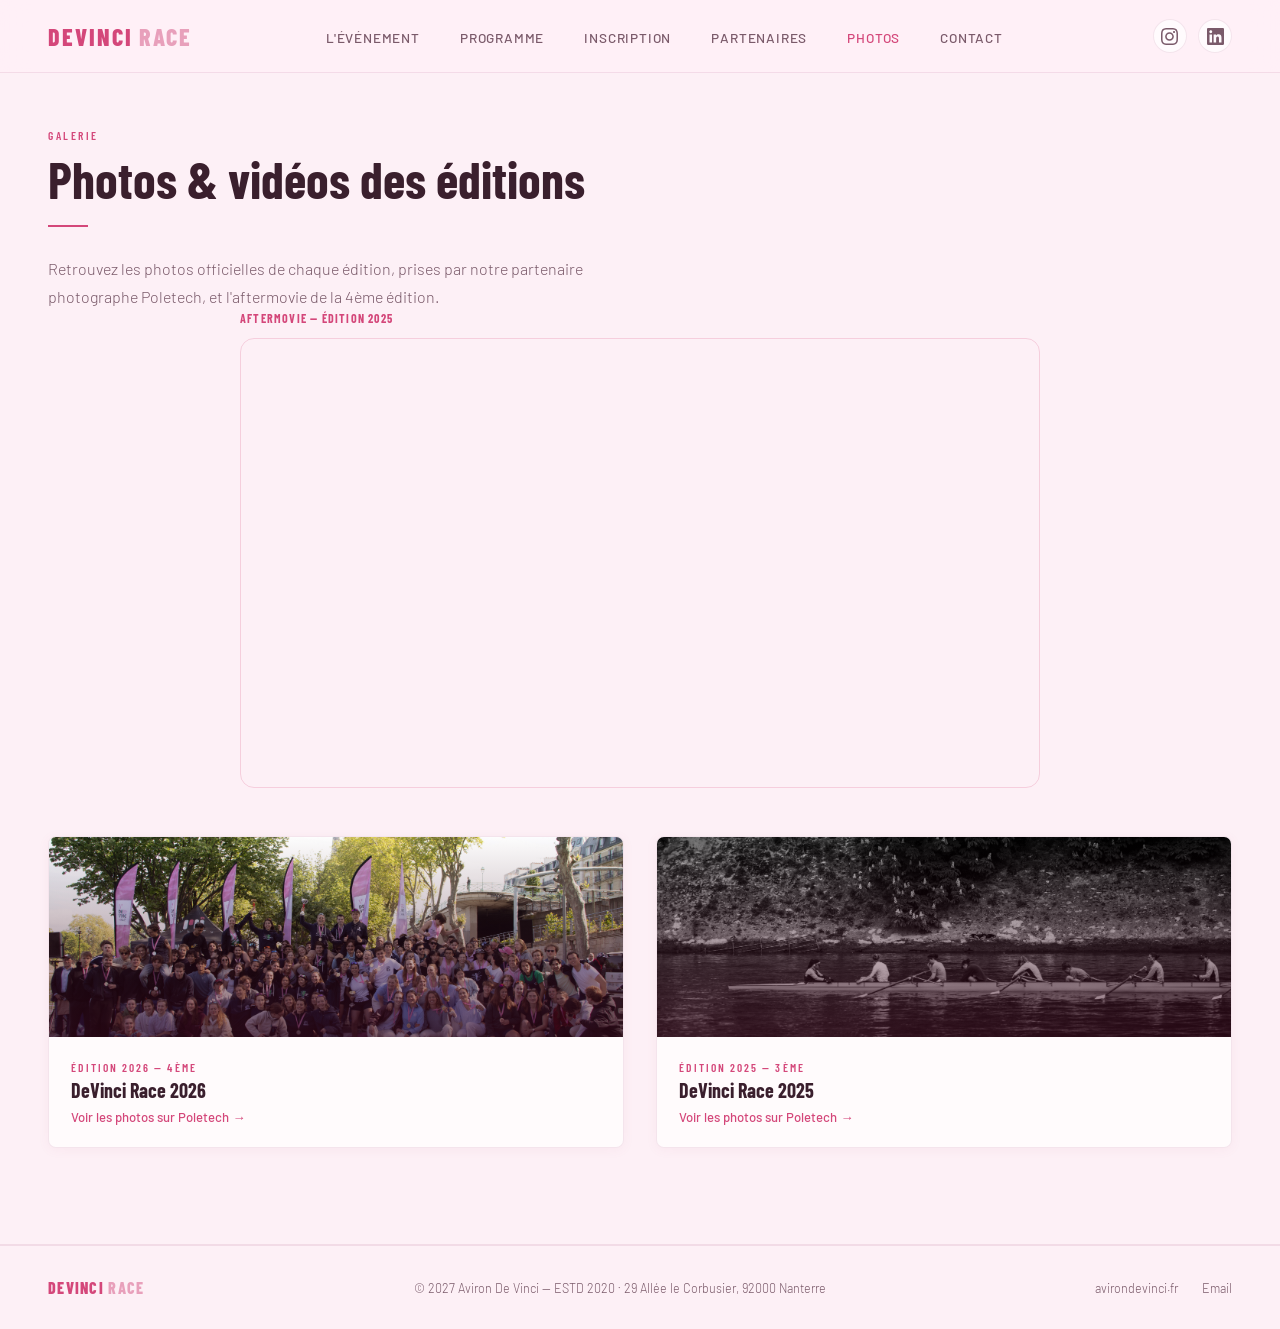
<file: photos.html>
<!DOCTYPE html>
<html lang="fr">
<head>
<meta charset="UTF-8">
<meta name="viewport" content="width=device-width, initial-scale=1.0">
<title>Photos — DeVinci Race 2025 & 2026 · Galerie Aviron Paris</title>
<meta name="description" content="Photos officielles des éditions 2025 et 2026 de la DeVinci Race par Poletech. Courses d'aviron sur la Seine, podiums et ambiance au Port de Grenelle, Paris.">
<meta property="og:title" content="Photos — DeVinci Race 2025 & 2026">
<meta property="og:description" content="Galerie photo officielle Poletech : éditions 2025 (3ème) et 2026 (4ème) de la DeVinci Race à Paris.">
<meta property="og:url" content="https://devinci-race.vercel.app/photos.html">
<meta property="og:image" content="https://devinci-race.vercel.app/PhotosSite/ADV-Logo1-FondNoir%20.png">
<link rel="icon" type="image/png" href="PhotosSite/ADV-Logo1-FondNoir .png">
<link rel="apple-touch-icon" href="PhotosSite/ADV-Logo1-FondNoir .png">
<link href="https://fonts.googleapis.com/css2?family=Barlow+Condensed:wght@300;400;600;700;800&family=Barlow:wght@300;400;500&display=swap" rel="stylesheet">
<link rel="stylesheet" href="styles.css">
</head>
<body>

<nav>
  <a class="nav-logo" href="index.html">DEVINCI <span>RACE</span></a>
  <button class="nav-toggle" id="nav-toggle" aria-label="Menu">☰</button>
  <ul class="nav-links" id="nav-links">
    <li><a href="evenement.html">L'événement</a></li>
    <li><a href="programme.html">Programme</a></li>
    <li><a href="inscription.html">Inscription</a></li>
    <li><a href="partenaires.html">Partenaires</a></li>
    <li><a href="photos.html" class="active">Photos</a></li>
    <li><a href="contact.html">Contact</a></li>
  </ul>
  <div class="nav-social">
    <a href="https://www.instagram.com/devinci_race/" class="nav-social-btn" aria-label="Instagram" target="_blank">
      <svg viewBox="0 0 24 24" xmlns="http://www.w3.org/2000/svg"><path d="M12 2.163c3.204 0 3.584.012 4.85.07 3.252.148 4.771 1.691 4.919 4.919.058 1.265.069 1.645.069 4.849 0 3.205-.012 3.584-.069 4.849-.149 3.225-1.664 4.771-4.919 4.919-1.266.058-1.644.07-4.85.07-3.204 0-3.584-.012-4.849-.07-3.26-.149-4.771-1.699-4.919-4.92-.058-1.265-.07-1.644-.07-4.849 0-3.204.013-3.583.07-4.849.149-3.227 1.664-4.771 4.919-4.919 1.266-.057 1.645-.069 4.849-.069zm0-2.163c-3.259 0-3.667.014-4.947.072-4.358.2-6.78 2.618-6.98 6.98-.059 1.281-.073 1.689-.073 4.948 0 3.259.014 3.668.072 4.948.2 4.358 2.618 6.78 6.98 6.98 1.281.058 1.689.072 4.948.072 3.259 0 3.668-.014 4.948-.072 4.354-.2 6.782-2.618 6.979-6.98.059-1.28.073-1.689.073-4.948 0-3.259-.014-3.667-.072-4.947-.196-4.354-2.617-6.78-6.979-6.98-1.281-.059-1.69-.073-4.949-.073zm0 5.838c-3.403 0-6.162 2.759-6.162 6.162s2.759 6.163 6.162 6.163 6.162-2.759 6.162-6.163c0-3.403-2.759-6.162-6.162-6.162zm0 10.162c-2.209 0-4-1.79-4-4 0-2.209 1.791-4 4-4s4 1.791 4 4c0 2.21-1.791 4-4 4zm6.406-11.845c-.796 0-1.441.645-1.441 1.44s.645 1.44 1.441 1.44c.795 0 1.439-.645 1.439-1.44s-.644-1.44-1.439-1.44z"/></svg>
    </a>
    <a href="https://www.linkedin.com/company/aviron-de-vinci/?viewAsMember=true" class="nav-social-btn" aria-label="LinkedIn" target="_blank">
      <svg viewBox="0 0 24 24" xmlns="http://www.w3.org/2000/svg"><path d="M20.447 20.452h-3.554v-5.569c0-1.328-.027-3.037-1.852-3.037-1.853 0-2.136 1.445-2.136 2.939v5.667H9.351V9h3.414v1.561h.046c.477-.9 1.637-1.85 3.37-1.85 3.601 0 4.267 2.37 4.267 5.455v6.286zM5.337 7.433c-1.144 0-2.063-.926-2.063-2.065 0-1.138.92-2.063 2.063-2.063 1.14 0 2.064.925 2.064 2.063 0 1.139-.925 2.065-2.064 2.065zm1.782 13.019H3.555V9h3.564v11.452zM22.225 0H1.771C.792 0 0 .774 0 1.729v20.542C0 23.227.792 24 1.771 24h20.451C23.2 24 24 23.227 24 22.271V1.729C24 .774 23.2 0 22.222 0h.003z"/></svg>
    </a>
  </div>
</nav>

<section class="page-section" style="background: var(--bg-section); border-bottom: 0.5px solid var(--border);">
  <div class="section-eyebrow">Galerie</div>
  <h2 class="section-title">Photos &amp; vidéos des éditions</h2>
  <div class="divider"></div>
  <p class="section-lead">Retrouvez les photos officielles de chaque édition, prises par notre partenaire photographe Poletech, et l'aftermovie de la 4ème édition.</p>

  <!-- Aftermovie -->
  <div style="max-width:800px; margin:0 auto 3rem;">
    <div style="font-family:'Barlow Condensed',sans-serif; font-weight:700; letter-spacing:0.1em; text-transform:uppercase; font-size:0.75rem; color:var(--accent); margin-bottom:0.8rem;">Aftermovie — Édition 2025</div>
    <div style="position:relative; width:100%; aspect-ratio:16/9; border-radius:14px; overflow:hidden; border:1px solid rgba(212,71,122,0.2);">
      <iframe src="https://www.youtube.com/embed/cWObfpzvGuQ" title="Aftermovie DeVinci Race 2026" frameborder="0" allow="accelerometer; autoplay; clipboard-write; encrypted-media; gyroscope; picture-in-picture" allowfullscreen style="position:absolute;inset:0;width:100%;height:100%;"></iframe>
    </div>
  </div>

  <div class="photos-grid">
    <a href="https://poletech.fr/2026/04/18/aviron-devinci-devincirace/" class="photo-card" target="_blank" rel="noopener">
      <div class="photo-card-img" style="background-image: url('PhotosSite/IMG_9375.jpg');"></div>
      <div class="photo-card-body">
        <div class="photo-card-year">Édition 2026 — 4ème</div>
        <div class="photo-card-title">DeVinci Race 2026</div>
        <div class="photo-card-link">Voir les photos sur Poletech →</div>
      </div>
    </a>
    <a href="https://poletech.fr/2025/04/26/aviron-de-vinci-devinci-race/" class="photo-card" target="_blank" rel="noopener">
      <div class="photo-card-img" style="background-image: url('PhotosSite/IMG_9041.jpg');"></div>
      <div class="photo-card-body">
        <div class="photo-card-year">Édition 2025 — 3ème</div>
        <div class="photo-card-title">DeVinci Race 2025</div>
        <div class="photo-card-link">Voir les photos sur Poletech →</div>
      </div>
    </a>
  </div>
</section>

<footer>
  <div class="footer-logo">DEVINCI <span>RACE</span></div>
  <div class="footer-copy">© 2027 Aviron De Vinci — ESTD 2020 · 29 Allée le Corbusier, 92000 Nanterre</div>
  <div class="footer-links">
    <a href="http://avirondevinci.fr">avirondevinci.fr</a>
    <a href="mailto:avirondevinci@devinci.fr">Email</a>
  </div>
</footer>

<script>
  const toggle = document.getElementById('nav-toggle');
  const navLinks = document.getElementById('nav-links');
  toggle.addEventListener('click', () => navLinks.classList.toggle('open'));
  navLinks.querySelectorAll('a').forEach(a => a.addEventListener('click', () => navLinks.classList.remove('open')));
</script>
</body>
</html>
</file>
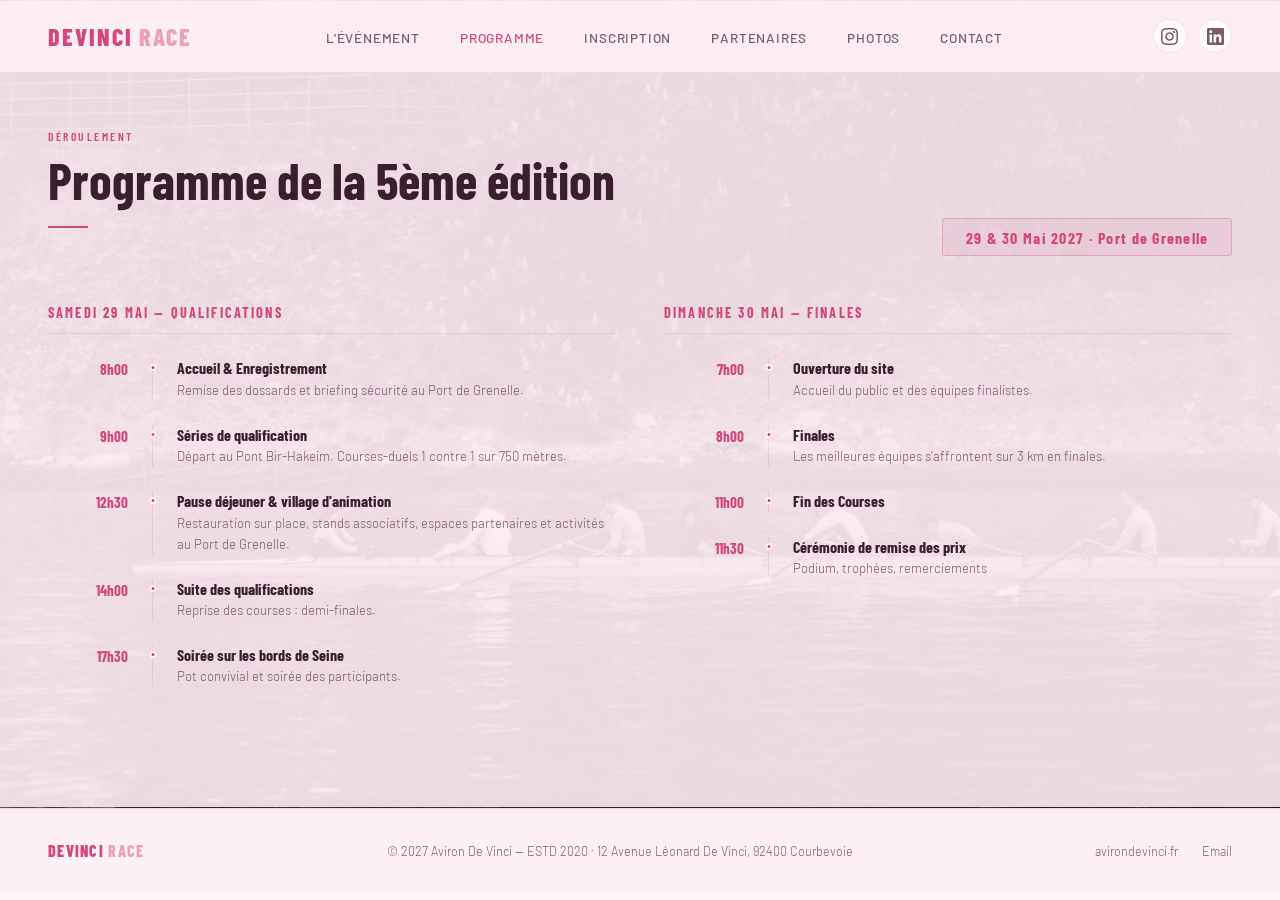
<file: programme.html>
<!DOCTYPE html>
<html lang="fr">
<head>
<meta charset="UTF-8">
<meta name="viewport" content="width=device-width, initial-scale=1.0">
<title>Programme — DeVinci Race 2027 · 29 & 30 Mai Paris</title>
<meta name="description" content="Programme complet de la DeVinci Race 2027 : qualifications le samedi 24 avril dès 8h, finales et podium le dimanche 25 avril au Port de Grenelle, Paris 15ème.">
<meta property="og:title" content="Programme — DeVinci Race 2027">
<meta property="og:description" content="Qualifications samedi 24 avril, finales dimanche 25 avril 2027. Port de Grenelle, Paris.">
<meta property="og:url" content="https://devinci-race.vercel.app/programme.html">
<meta property="og:image" content="https://devinci-race.vercel.app/PhotosSite/ADV-Logo1-FondNoir%20.png">
<link rel="icon" type="image/png" href="PhotosSite/ADV-Logo1-FondNoir .png">
<link rel="apple-touch-icon" href="PhotosSite/ADV-Logo1-FondNoir .png">
<link href="https://fonts.googleapis.com/css2?family=Barlow+Condensed:wght@300;400;600;700;800&family=Barlow:wght@300;400;500&display=swap" rel="stylesheet">
<link rel="stylesheet" href="styles.css">
</head>
<body>

<nav>
  <a class="nav-logo" href="index.html">DEVINCI <span>RACE</span></a>
  <button class="nav-toggle" id="nav-toggle" aria-label="Menu">☰</button>
  <ul class="nav-links" id="nav-links">
    <li><a href="evenement.html">L'événement</a></li>
    <li><a href="programme.html" class="active">Programme</a></li>
    <li><a href="inscription.html">Inscription</a></li>
    <li><a href="partenaires.html">Partenaires</a></li>
    <li><a href="photos.html">Photos</a></li>
    <li><a href="contact.html">Contact</a></li>
  </ul>
  <div class="nav-social">
    <a href="https://www.instagram.com/devinci_race/" class="nav-social-btn" aria-label="Instagram" target="_blank">
      <svg viewBox="0 0 24 24" xmlns="http://www.w3.org/2000/svg"><path d="M12 2.163c3.204 0 3.584.012 4.85.07 3.252.148 4.771 1.691 4.919 4.919.058 1.265.069 1.645.069 4.849 0 3.205-.012 3.584-.069 4.849-.149 3.225-1.664 4.771-4.919 4.919-1.266.058-1.644.07-4.85.07-3.204 0-3.584-.012-4.849-.07-3.26-.149-4.771-1.699-4.919-4.92-.058-1.265-.07-1.644-.07-4.849 0-3.204.013-3.583.07-4.849.149-3.227 1.664-4.771 4.919-4.919 1.266-.057 1.645-.069 4.849-.069zm0-2.163c-3.259 0-3.667.014-4.947.072-4.358.2-6.78 2.618-6.98 6.98-.059 1.281-.073 1.689-.073 4.948 0 3.259.014 3.668.072 4.948.2 4.358 2.618 6.78 6.98 6.98 1.281.058 1.689.072 4.948.072 3.259 0 3.668-.014 4.948-.072 4.354-.2 6.782-2.618 6.979-6.98.059-1.28.073-1.689.073-4.948 0-3.259-.014-3.667-.072-4.947-.196-4.354-2.617-6.78-6.979-6.98-1.281-.059-1.69-.073-4.949-.073zm0 5.838c-3.403 0-6.162 2.759-6.162 6.162s2.759 6.163 6.162 6.163 6.162-2.759 6.162-6.163c0-3.403-2.759-6.162-6.162-6.162zm0 10.162c-2.209 0-4-1.79-4-4 0-2.209 1.791-4 4-4s4 1.791 4 4c0 2.21-1.791 4-4 4zm6.406-11.845c-.796 0-1.441.645-1.441 1.44s.645 1.44 1.441 1.44c.795 0 1.439-.645 1.439-1.44s-.644-1.44-1.439-1.44z"/></svg>
    </a>
    <a href="https://www.linkedin.com/company/aviron-de-vinci/?viewAsMember=true" class="nav-social-btn" aria-label="LinkedIn" target="_blank">
      <svg viewBox="0 0 24 24" xmlns="http://www.w3.org/2000/svg"><path d="M20.447 20.452h-3.554v-5.569c0-1.328-.027-3.037-1.852-3.037-1.853 0-2.136 1.445-2.136 2.939v5.667H9.351V9h3.414v1.561h.046c.477-.9 1.637-1.85 3.37-1.85 3.601 0 4.267 2.37 4.267 5.455v6.286zM5.337 7.433c-1.144 0-2.063-.926-2.063-2.065 0-1.138.92-2.063 2.063-2.063 1.14 0 2.064.925 2.064 2.063 0 1.139-.925 2.065-2.064 2.065zm1.782 13.019H3.555V9h3.564v11.452zM22.225 0H1.771C.792 0 0 .774 0 1.729v20.542C0 23.227.792 24 1.771 24h20.451C23.2 24 24 23.227 24 22.271V1.729C24 .774 23.2 0 22.222 0h.003z"/></svg>
    </a>
  </div>
</nav>

<section class="programme page-section" style="background-image: url('PhotosSite/IMG_9041.jpg'); background-size: cover; background-position: center; background-attachment: fixed; position: relative;">
  <div style="position:absolute;inset:0;background:rgba(253,235,244,0.92);z-index:0;"></div>
  <div style="position:relative;z-index:1;">
    <div class="prog-header">
      <div>
        <div class="section-eyebrow">Déroulement</div>
        <h2 class="section-title">Programme de la 5ème édition</h2>
        <div class="divider"></div>
      </div>
      <div class="date-badge">29 &amp; 30 Mai 2027 · Port de Grenelle</div>
    </div>
    <div class="days-grid">
      <div>
        <div class="day-label">Samedi 29 Mai — Qualifications</div>
        <div class="timeline">
          <div class="timeline-item">
            <div class="timeline-time">8h00</div>
            <div class="timeline-line"><div class="timeline-dot"></div></div>
            <div class="timeline-body">
              <div class="timeline-event">Accueil &amp; Enregistrement</div>
              <div class="timeline-desc">Remise des dossards et briefing sécurité au Port de Grenelle.</div>
            </div>
          </div>
          <div class="timeline-item">
            <div class="timeline-time">9h00</div>
            <div class="timeline-line"><div class="timeline-dot"></div></div>
            <div class="timeline-body">
              <div class="timeline-event">Séries de qualification</div>
              <div class="timeline-desc">Départ au Pont Bir-Hakeim. Courses-duels 1 contre 1 sur 750 mètres.</div>
            </div>
          </div>
          <div class="timeline-item">
            <div class="timeline-time">12h30</div>
            <div class="timeline-line"><div class="timeline-dot"></div></div>
            <div class="timeline-body">
              <div class="timeline-event">Pause déjeuner &amp; village d'animation</div>
              <div class="timeline-desc">Restauration sur place, stands associatifs, espaces partenaires et activités au Port de Grenelle.</div>
            </div>
          </div>
          <div class="timeline-item">
            <div class="timeline-time">14h00</div>
            <div class="timeline-line"><div class="timeline-dot"></div></div>
            <div class="timeline-body">
              <div class="timeline-event">Suite des qualifications</div>
              <div class="timeline-desc">Reprise des courses : demi-finales.</div>
            </div>
          </div>
          <div class="timeline-item">
            <div class="timeline-time">17h30</div>
            <div class="timeline-line"><div class="timeline-dot"></div></div>
            <div class="timeline-body">
              <div class="timeline-event">Soirée sur les bords de Seine</div>
              <div class="timeline-desc">Pot convivial et soirée des participants.</div>
            </div>
          </div>
        </div>
      </div>
      <div>
        <div class="day-label">Dimanche 30 Mai — Finales</div>
        <div class="timeline">
          <div class="timeline-item">
            <div class="timeline-time">7h00</div>
            <div class="timeline-line"><div class="timeline-dot"></div></div>
            <div class="timeline-body">
              <div class="timeline-event">Ouverture du site</div>
              <div class="timeline-desc">Accueil du public et des équipes finalistes.</div>
            </div>
          </div>
          <div class="timeline-item">
            <div class="timeline-time">8h00</div>
            <div class="timeline-line"><div class="timeline-dot"></div></div>
            <div class="timeline-body">
              <div class="timeline-event">Finales</div>
              <div class="timeline-desc">Les meilleures équipes s'affrontent sur 3 km en finales.</div>
            </div>
          </div>
          <div class="timeline-item">
            <div class="timeline-time">11h00</div>
            <div class="timeline-line"><div class="timeline-dot"></div></div>
            <div class="timeline-body">
              <div class="timeline-event">Fin des Courses</div>
            </div>
          </div>
          <div class="timeline-item">
            <div class="timeline-time">11h30</div>
            <div class="timeline-line"><div class="timeline-dot"></div></div>
            <div class="timeline-body">
              <div class="timeline-event">Cérémonie de remise des prix</div>
              <div class="timeline-desc">Podium, trophées, remerciements</div>
            </div>
          </div>
        </div>
      </div>
    </div>
  </div>
</section>

<footer>
  <div class="footer-logo">DEVINCI <span>RACE</span></div>
  <div class="footer-copy">© 2027 Aviron De Vinci — ESTD 2020 · 12 Avenue Léonard De Vinci, 92400 Courbevoie</div>
  <div class="footer-links">
    <a href="http://avirondevinci.fr">avirondevinci.fr</a>
    <a href="mailto:avirondevinci@devinci.fr">Email</a>
  </div>
</footer>

<script>
  const toggle = document.getElementById('nav-toggle');
  const navLinks = document.getElementById('nav-links');
  toggle.addEventListener('click', () => navLinks.classList.toggle('open'));
  navLinks.querySelectorAll('a').forEach(a => a.addEventListener('click', () => navLinks.classList.remove('open')));
</script>
</body>
</html>
</file>
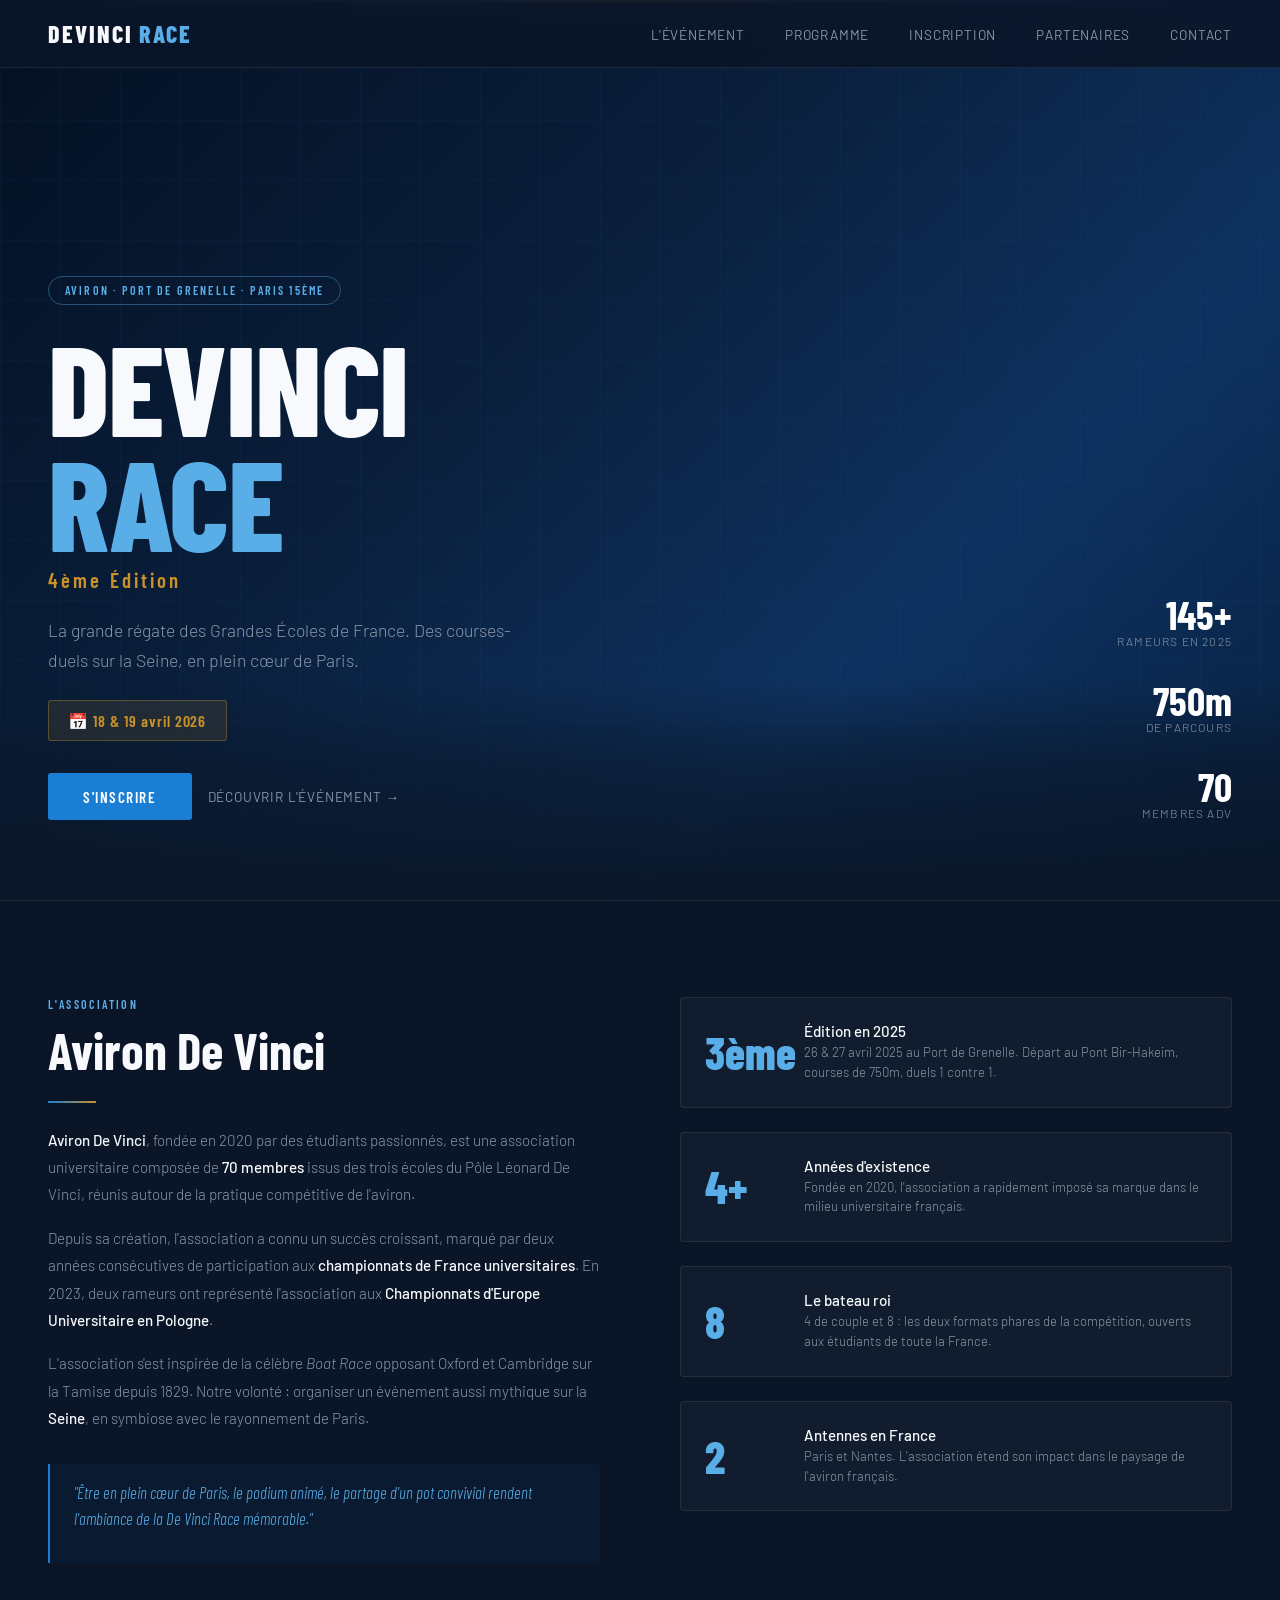
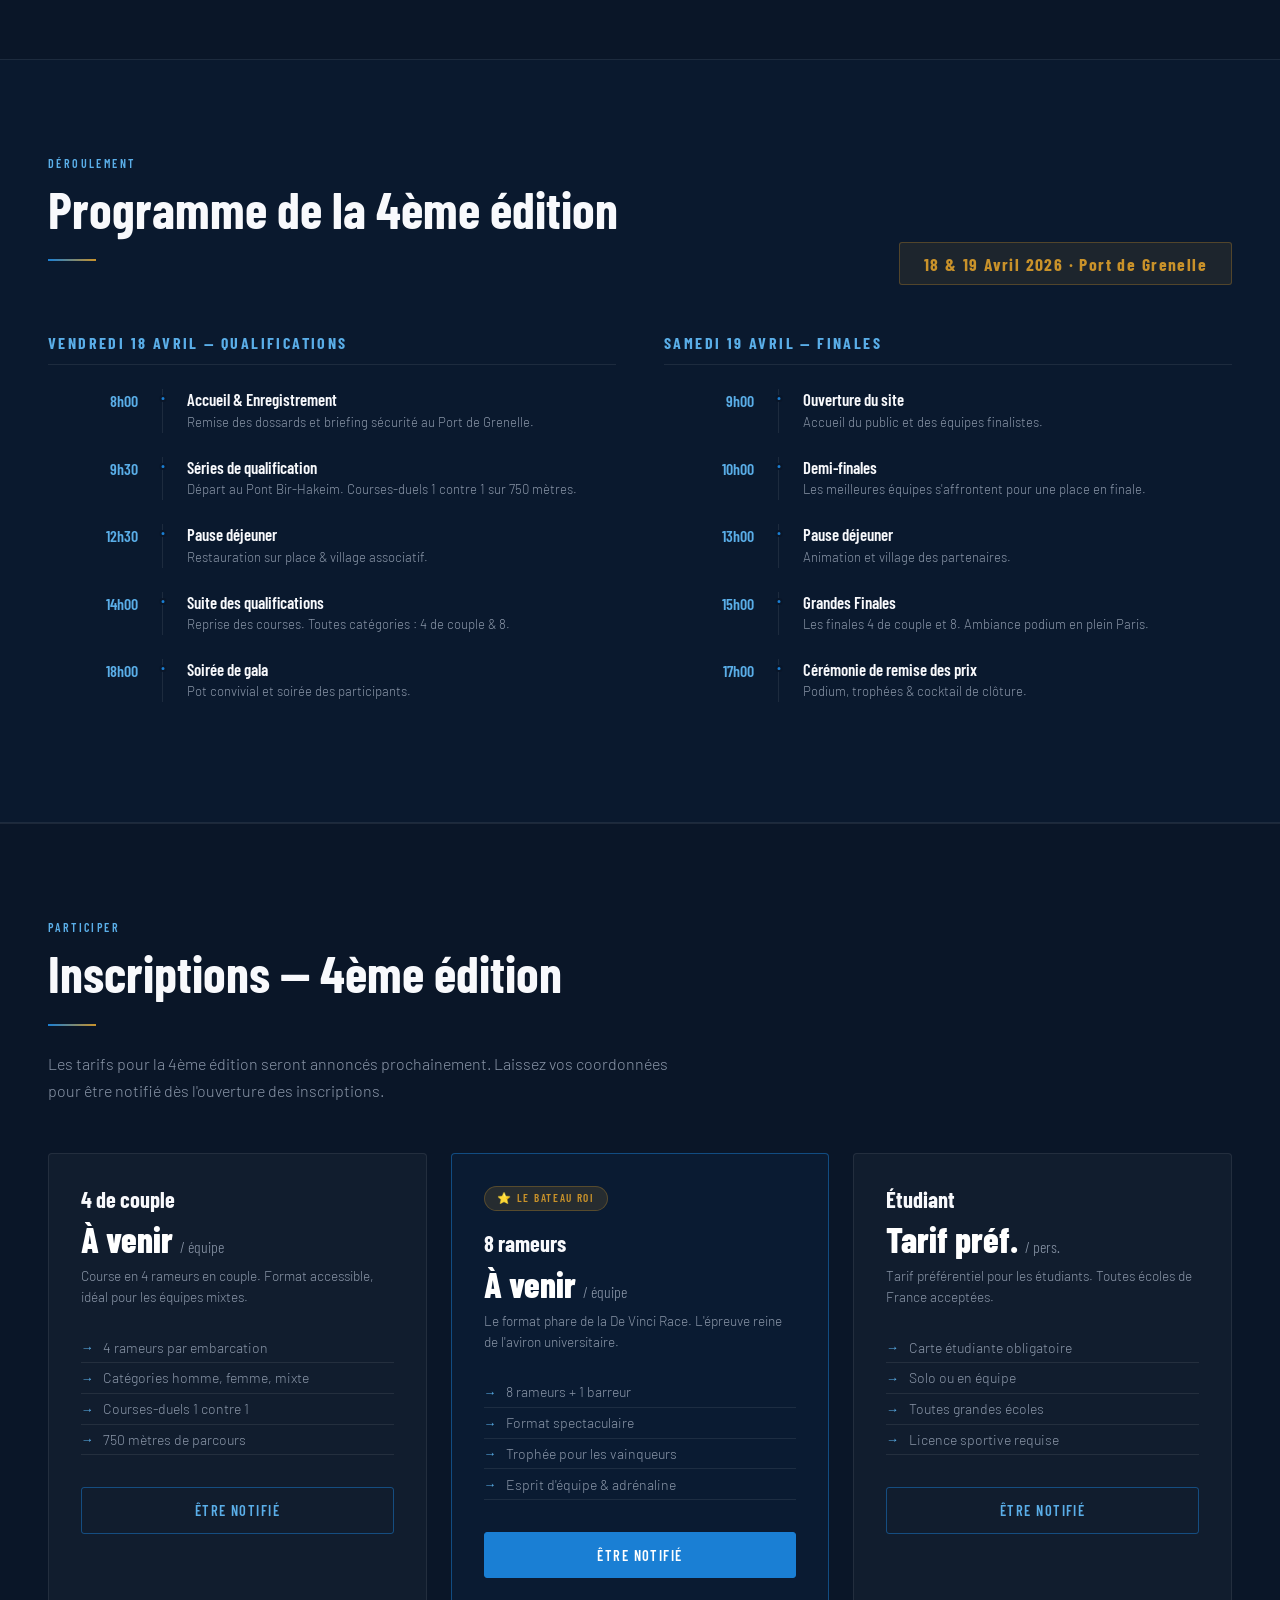
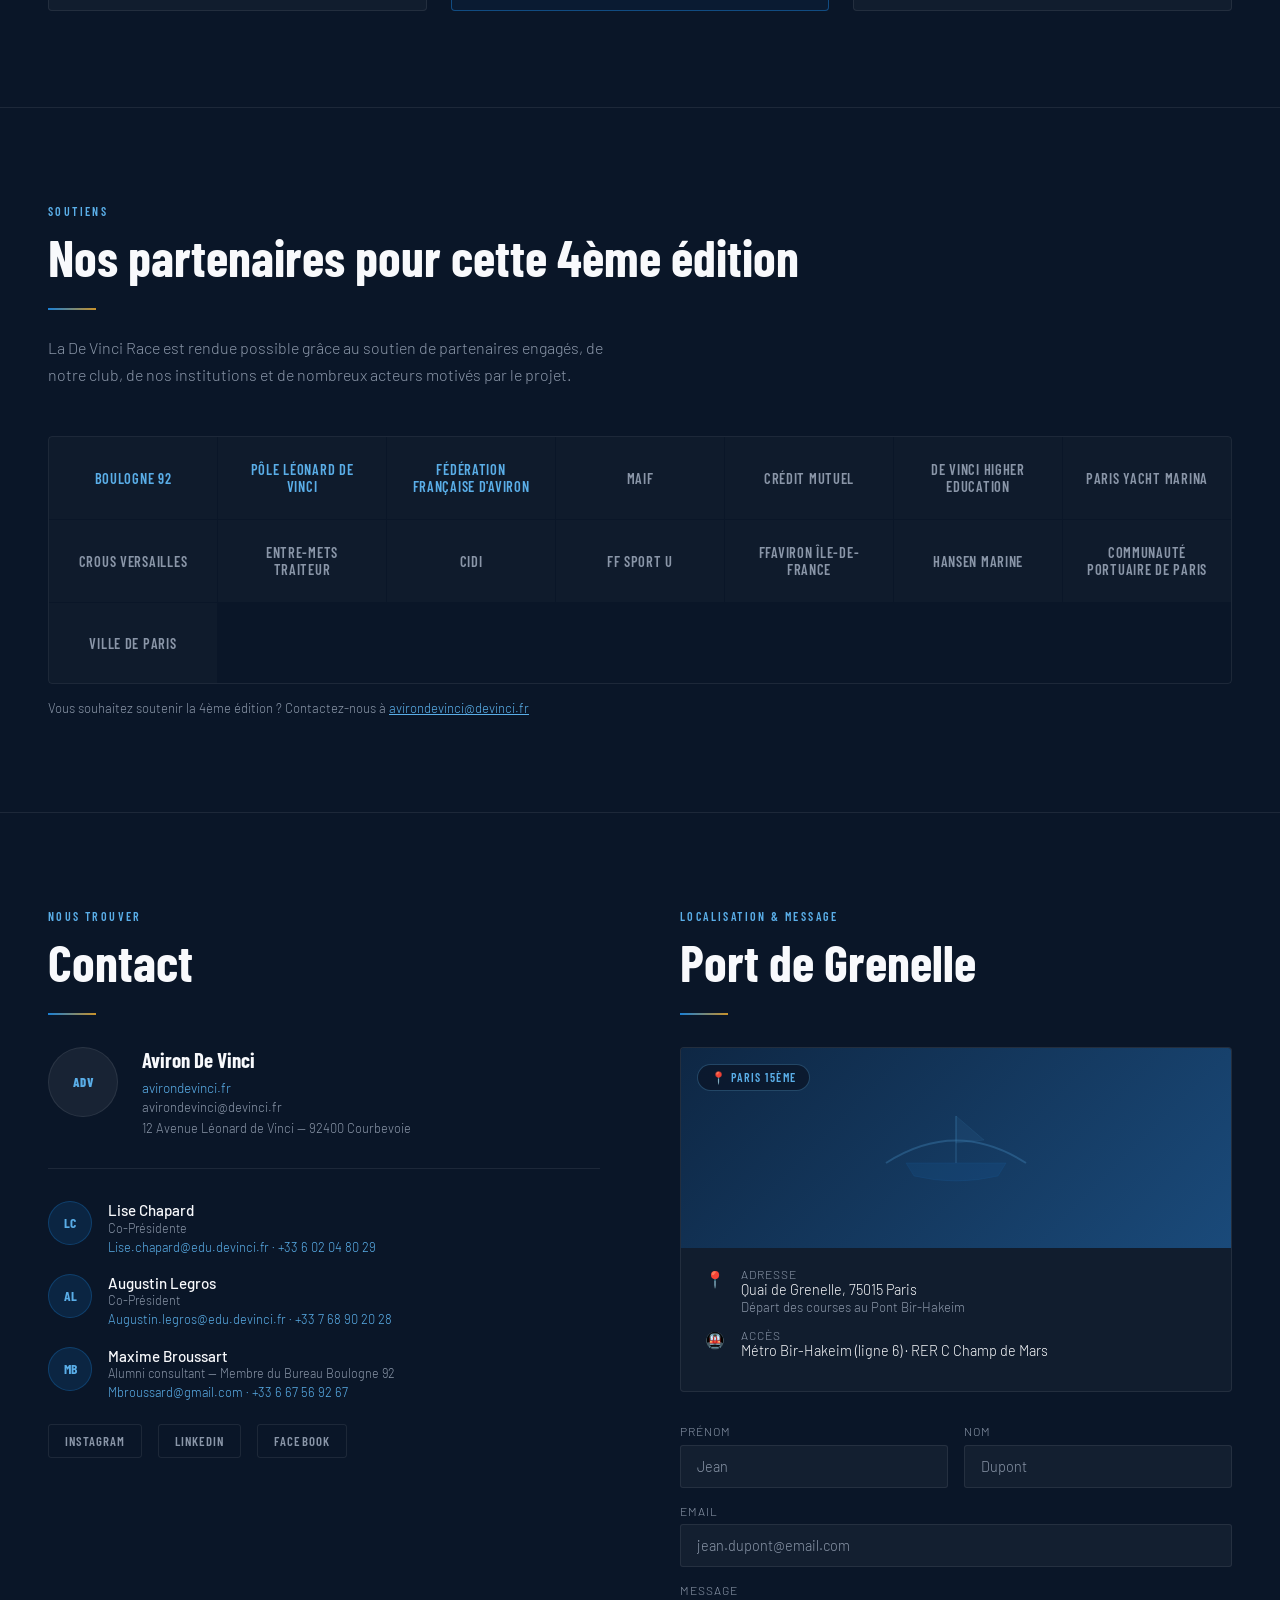
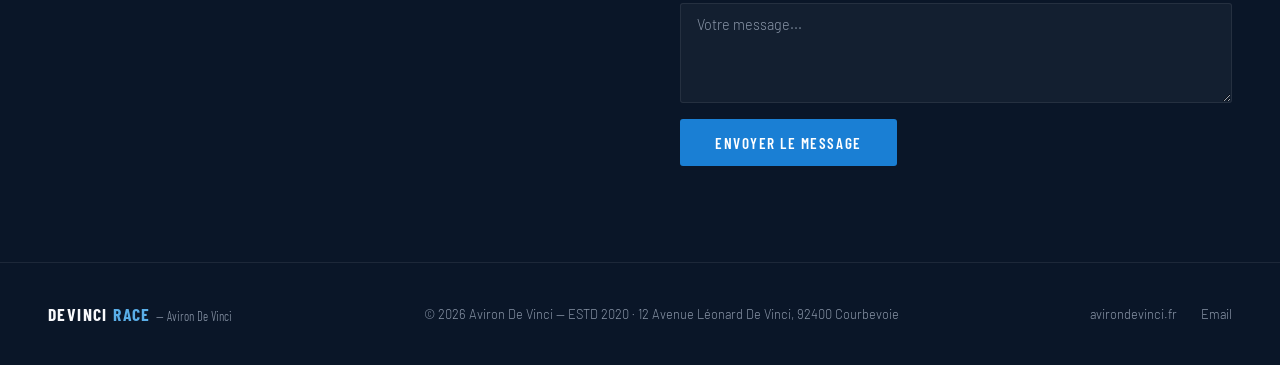
<file: site.html>
<!DOCTYPE html>
<html lang="fr">
<head>
<meta charset="UTF-8">
<meta name="viewport" content="width=device-width, initial-scale=1.0">
<title>DeVinci Race 2026 — La régate des Grandes Écoles</title>
<link href="https://fonts.googleapis.com/css2?family=Barlow+Condensed:wght@300;400;600;700;800&family=Barlow:wght@300;400;500&display=swap" rel="stylesheet">
<style>
  *, *::before, *::after { box-sizing: border-box; margin: 0; padding: 0; }
  :root {
    --navy: #0a1628;
    --blue: #0e3d6e;
    --accent: #1a7fd4;
    --accent-light: #5aaee8;
    --gold: #c9922a;
    --white: #f8f9fc;
    --text-muted: #8a96a8;
    --border: rgba(255,255,255,0.08);
  }
  html { scroll-behavior: smooth; }
  body {
    font-family: 'Barlow', sans-serif;
    background: var(--navy);
    color: var(--white);
    font-weight: 300;
    overflow-x: hidden;
  }

  /* NAV */
  nav {
    position: fixed; top: 0; left: 0; right: 0; z-index: 100;
    display: flex; justify-content: space-between; align-items: center;
    padding: 1.2rem 3rem;
    background: rgba(10,22,40,0.9);
    backdrop-filter: blur(12px);
    border-bottom: 0.5px solid var(--border);
  }
  .nav-logo {
    font-family: 'Barlow Condensed', sans-serif;
    font-weight: 800; font-size: 1.5rem; letter-spacing: 0.08em;
    color: var(--white); text-decoration: none;
  }
  .nav-logo span { color: var(--accent-light); }
  .nav-links { display: flex; gap: 2.5rem; list-style: none; }
  .nav-links a {
    color: var(--text-muted); text-decoration: none;
    font-size: 0.85rem; letter-spacing: 0.06em; text-transform: uppercase; font-weight: 400;
    transition: color 0.2s;
  }
  .nav-links a:hover { color: var(--white); }

  /* HERO */
  .hero {
    min-height: 100vh;
    display: flex; flex-direction: column; justify-content: flex-end;
    padding: 0 3rem 5rem;
    position: relative; overflow: hidden;
  }
  .hero-bg {
    position: absolute; inset: 0;
    background: linear-gradient(135deg, #041022 0%, #0a1f3c 40%, #0e3260 70%, #072040 100%);
  }
  .hero-grid {
    position: absolute; inset: 0; opacity: 0.07;
    background-image:
      linear-gradient(rgba(26,127,212,0.8) 1px, transparent 1px),
      linear-gradient(90deg, rgba(26,127,212,0.8) 1px, transparent 1px);
    background-size: 60px 60px;
  }
  .hero-wave {
    position: absolute; bottom: 0; left: 0; right: 0; height: 220px;
    background: linear-gradient(to top, rgba(10,22,40,1) 0%, rgba(10,22,40,0.6) 60%, transparent 100%);
  }
  .hero-accent-line {
    position: absolute; top: 0; left: 0; right: 0; height: 3px;
    background: linear-gradient(90deg, transparent, var(--accent), var(--gold), var(--accent), transparent);
  }
  .hero-content { position: relative; z-index: 1; max-width: 700px; }
  .hero-badge {
    display: inline-block;
    font-family: 'Barlow Condensed', sans-serif;
    font-size: 0.75rem; letter-spacing: 0.18em; text-transform: uppercase; font-weight: 600;
    color: var(--accent-light);
    border: 0.5px solid rgba(90,174,232,0.4);
    padding: 0.4rem 1rem; border-radius: 2rem; margin-bottom: 1.5rem;
  }
  .hero-title {
    font-family: 'Barlow Condensed', sans-serif;
    font-size: clamp(4rem, 10vw, 8rem);
    font-weight: 800; line-height: 0.9; letter-spacing: -0.01em;
  }
  .hero-title .line2 { color: var(--accent-light); }
  .hero-edition {
    font-family: 'Barlow Condensed', sans-serif;
    font-size: 1.3rem; font-weight: 600; color: var(--gold);
    letter-spacing: 0.15em; margin-top: 0.5rem;
  }
  .hero-sub {
    margin-top: 1.5rem; font-size: 1.1rem; color: var(--text-muted);
    font-weight: 300; max-width: 480px; line-height: 1.7;
  }
  .hero-date-pill {
    display: inline-flex; align-items: center; gap: 0.5rem;
    margin-top: 1.5rem;
    background: rgba(201,146,42,0.12); border: 0.5px solid rgba(201,146,42,0.35);
    padding: 0.6rem 1.2rem; border-radius: 3px;
    font-family: 'Barlow Condensed', sans-serif;
    font-size: 1rem; font-weight: 600; color: var(--gold); letter-spacing: 0.06em;
  }
  .hero-cta {
    margin-top: 2rem; display: flex; gap: 1rem; align-items: center;
  }
  .btn-primary {
    background: var(--accent); color: white;
    padding: 0.9rem 2.2rem; border-radius: 3px;
    font-family: 'Barlow Condensed', sans-serif;
    font-size: 0.95rem; letter-spacing: 0.1em; font-weight: 600; text-transform: uppercase;
    border: none; cursor: pointer; transition: background 0.2s; text-decoration: none;
    display: inline-block;
  }
  .btn-primary:hover { background: #1568b0; }
  .btn-secondary {
    color: var(--text-muted); font-size: 0.85rem; letter-spacing: 0.06em;
    text-transform: uppercase; text-decoration: none; font-weight: 400;
    transition: color 0.2s;
  }
  .btn-secondary:hover { color: white; }
  .hero-stats {
    position: absolute; right: 3rem; bottom: 5rem; z-index: 1;
    display: flex; flex-direction: column; gap: 2rem; align-items: flex-end;
  }
  .hero-stat { text-align: right; }
  .hero-stat .num {
    font-family: 'Barlow Condensed', sans-serif;
    font-size: 2.5rem; font-weight: 700; line-height: 1; color: white;
  }
  .hero-stat .label { font-size: 0.75rem; letter-spacing: 0.1em; color: var(--text-muted); text-transform: uppercase; }

  /* SECTIONS */
  section { padding: 6rem 3rem; }
  .section-eyebrow {
    font-family: 'Barlow Condensed', sans-serif;
    font-size: 0.75rem; letter-spacing: 0.2em; text-transform: uppercase;
    color: var(--accent-light); font-weight: 600; margin-bottom: 0.75rem;
  }
  .section-title {
    font-family: 'Barlow Condensed', sans-serif;
    font-size: clamp(2.2rem, 4vw, 3.5rem); font-weight: 700; line-height: 1.05;
    margin-bottom: 1rem;
  }
  .section-lead {
    color: var(--text-muted); font-size: 1rem; line-height: 1.7; max-width: 620px;
  }
  .divider {
    width: 48px; height: 2px;
    background: linear-gradient(90deg, var(--accent), var(--gold));
    margin: 1.5rem 0;
  }

  /* À PROPOS */
  .about { border-top: 0.5px solid var(--border); }
  .about-grid { display: grid; grid-template-columns: 1fr 1fr; gap: 5rem; align-items: start; }
  .about-text p { color: var(--text-muted); font-size: 0.95rem; line-height: 1.8; margin-bottom: 1rem; }
  .about-text p strong { color: var(--white); font-weight: 500; }
  .about-highlight {
    margin-top: 2rem;
    border-left: 2px solid var(--accent);
    padding: 1rem 1.5rem;
    background: rgba(26,127,212,0.05);
    border-radius: 0 4px 4px 0;
  }
  .about-highlight p {
    font-family: 'Barlow Condensed', sans-serif;
    font-size: 1.05rem; color: var(--accent-light); line-height: 1.5; font-style: italic;
  }
  .about-right { display: flex; flex-direction: column; gap: 1.5rem; }
  .stat-card {
    background: rgba(255,255,255,0.03); border: 0.5px solid var(--border);
    border-radius: 4px; padding: 1.5rem;
    display: flex; gap: 1.2rem; align-items: center;
  }
  .stat-card .num {
    font-family: 'Barlow Condensed', sans-serif;
    font-size: 2.8rem; font-weight: 800; color: var(--accent-light); line-height: 1; min-width: 80px;
  }
  .stat-card .info .title { font-weight: 500; font-size: 0.95rem; margin-bottom: 0.2rem; }
  .stat-card .info .desc { font-size: 0.82rem; color: var(--text-muted); line-height: 1.5; }

  /* PROGRAMME */
  .programme { background: rgba(14,61,110,0.08); border-top: 0.5px solid var(--border); border-bottom: 0.5px solid var(--border); }
  .prog-header { display: flex; justify-content: space-between; align-items: flex-end; margin-bottom: 3rem; }
  .date-badge {
    font-family: 'Barlow Condensed', sans-serif;
    font-size: 1.1rem; font-weight: 700; color: var(--gold);
    background: rgba(201,146,42,0.1); border: 0.5px solid rgba(201,146,42,0.3);
    padding: 0.6rem 1.5rem; border-radius: 3px; letter-spacing: 0.08em;
  }
  .days-grid { display: grid; grid-template-columns: 1fr 1fr; gap: 3rem; }
  .day-label {
    font-family: 'Barlow Condensed', sans-serif;
    font-size: 1rem; font-weight: 700; letter-spacing: 0.15em; text-transform: uppercase;
    color: var(--accent-light); margin-bottom: 1.5rem;
    padding-bottom: 0.75rem; border-bottom: 0.5px solid var(--border);
  }
  .timeline { display: flex; flex-direction: column; gap: 0; }
  .timeline-item {
    display: grid; grid-template-columns: 90px 1px 1fr;
    gap: 0 1.5rem; padding-bottom: 1.5rem; align-items: start;
  }
  .timeline-time {
    font-family: 'Barlow Condensed', sans-serif;
    font-size: 1rem; font-weight: 600; color: var(--accent-light);
    text-align: right; padding-top: 2px;
  }
  .timeline-line { width: 1px; background: var(--border); position: relative; align-self: stretch; }
  .timeline-dot {
    position: absolute; top: 6px; left: 50%; transform: translateX(-50%);
    width: 7px; height: 7px; border-radius: 50%;
    background: var(--accent); border: 2px solid var(--navy);
  }
  .timeline-event { font-family: 'Barlow Condensed', sans-serif; font-size: 1.05rem; font-weight: 600; margin-bottom: 0.15rem; }
  .timeline-desc { font-size: 0.82rem; color: var(--text-muted); line-height: 1.6; }

  /* INSCRIPTION */
  .inscription { border-top: 0.5px solid var(--border); }
  .cards-grid { display: grid; grid-template-columns: repeat(3, 1fr); gap: 1.5rem; margin-top: 3rem; }
  .card {
    background: rgba(255,255,255,0.03); border: 0.5px solid var(--border);
    border-radius: 4px; padding: 2rem; transition: border-color 0.2s;
  }
  .card:hover { border-color: rgba(26,127,212,0.4); }
  .card.featured { border-color: rgba(26,127,212,0.5); background: rgba(26,127,212,0.06); }
  .card-badge {
    display: inline-block;
    font-family: 'Barlow Condensed', sans-serif;
    font-size: 0.7rem; letter-spacing: 0.15em; text-transform: uppercase; font-weight: 600;
    background: rgba(201,146,42,0.15); color: var(--gold);
    border: 0.5px solid rgba(201,146,42,0.3);
    padding: 0.3rem 0.8rem; border-radius: 2rem; margin-bottom: 1.2rem;
  }
  .card-cat { font-family: 'Barlow Condensed', sans-serif; font-size: 1.4rem; font-weight: 700; margin-bottom: 0.4rem; }
  .card-price { font-family: 'Barlow Condensed', sans-serif; font-size: 2.2rem; font-weight: 800; color: white; margin-bottom: 0.3rem; }
  .card-price span { font-size: 1rem; font-weight: 300; color: var(--text-muted); }
  .card-desc { font-size: 0.85rem; color: var(--text-muted); line-height: 1.6; margin-bottom: 1.5rem; }
  .card-list { list-style: none; margin-bottom: 2rem; }
  .card-list li {
    font-size: 0.875rem; color: var(--text-muted);
    padding: 0.4rem 0; border-bottom: 0.5px solid var(--border);
    display: flex; align-items: center; gap: 0.6rem;
  }
  .card-list li::before { content: '→'; color: var(--accent-light); font-size: 0.8rem; }
  .btn-card {
    width: 100%; padding: 0.85rem;
    font-family: 'Barlow Condensed', sans-serif;
    font-size: 0.9rem; letter-spacing: 0.1em; font-weight: 600; text-transform: uppercase;
    border: 0.5px solid rgba(26,127,212,0.5); color: var(--accent-light);
    background: transparent; border-radius: 3px; cursor: pointer; transition: all 0.2s;
  }
  .btn-card:hover { background: rgba(26,127,212,0.15); color: white; }
  .btn-card.filled { background: var(--accent); border-color: var(--accent); color: white; }
  .btn-card.filled:hover { background: #1568b0; }

  /* PARTENAIRES */
  .partners { border-top: 0.5px solid var(--border); }
  .partners-intro { max-width: 580px; margin-bottom: 3rem; }
  .partners-grid {
    display: grid; grid-template-columns: repeat(auto-fill, minmax(160px, 1fr));
    gap: 1px; border: 0.5px solid var(--border); border-radius: 4px; overflow: hidden;
    margin-bottom: 1rem;
  }
  .partner-item {
    padding: 1.5rem 1.2rem;
    background: rgba(255,255,255,0.02);
    border: none;
    display: flex; align-items: center; justify-content: center;
    transition: background 0.2s;
    font-family: 'Barlow Condensed', sans-serif;
    font-size: 0.9rem; font-weight: 600; color: var(--text-muted);
    text-align: center; letter-spacing: 0.05em; text-transform: uppercase;
    min-height: 80px;
  }
  .partner-item:hover { background: rgba(26,127,212,0.08); color: var(--white); }
  .partner-item.highlight { color: var(--accent-light); }

  /* CONTACT */
  .contact { border-top: 0.5px solid var(--border); }
  .contact-grid { display: grid; grid-template-columns: 1fr 1fr; gap: 5rem; }
  .contact-info-block { margin-top: 2rem; }
  .contact-assoc {
    display: flex; align-items: flex-start; gap: 1.5rem;
    margin-bottom: 2rem; padding-bottom: 2rem; border-bottom: 0.5px solid var(--border);
  }
  .assoc-logo {
    width: 70px; height: 70px; border-radius: 50%;
    background: rgba(255,255,255,0.06); border: 0.5px solid var(--border);
    display: flex; align-items: center; justify-content: center; flex-shrink: 0;
    font-family: 'Barlow Condensed', sans-serif;
    font-size: 0.8rem; font-weight: 800; letter-spacing: 0.05em; color: var(--accent-light);
    text-align: center;
  }
  .assoc-info .name {
    font-family: 'Barlow Condensed', sans-serif;
    font-size: 1.3rem; font-weight: 700; margin-bottom: 0.3rem;
  }
  .assoc-info a { color: var(--accent-light); font-size: 0.85rem; text-decoration: none; }
  .assoc-info a:hover { text-decoration: underline; }
  .assoc-info p { color: var(--text-muted); font-size: 0.82rem; margin-top: 0.2rem; }
  .team-list { display: flex; flex-direction: column; gap: 1.2rem; }
  .team-member { display: flex; gap: 1rem; align-items: flex-start; }
  .avatar {
    width: 44px; height: 44px; border-radius: 50%; flex-shrink: 0;
    background: rgba(26,127,212,0.15); border: 0.5px solid rgba(26,127,212,0.3);
    display: flex; align-items: center; justify-content: center;
    font-family: 'Barlow Condensed', sans-serif;
    font-size: 0.85rem; font-weight: 700; color: var(--accent-light);
  }
  .member-name { font-weight: 500; font-size: 0.95rem; margin-bottom: 0.1rem; }
  .member-role { font-size: 0.78rem; color: var(--text-muted); margin-bottom: 0.25rem; }
  .member-contact { font-size: 0.8rem; color: var(--accent-light); }
  .location-block {
    background: rgba(255,255,255,0.03); border: 0.5px solid var(--border);
    border-radius: 4px; overflow: hidden; margin-top: 2rem;
  }
  .location-map {
    height: 200px; background: linear-gradient(135deg, #0e2744, #1a4a7a);
    position: relative; display: flex; align-items: center; justify-content: center;
  }
  .location-map svg { opacity: 0.5; }
  .location-map-label {
    position: absolute; top: 1rem; left: 1rem;
    font-family: 'Barlow Condensed', sans-serif;
    font-size: 0.75rem; letter-spacing: 0.12em; text-transform: uppercase;
    color: var(--accent-light); font-weight: 600;
    background: rgba(10,22,40,0.8); padding: 0.3rem 0.8rem; border-radius: 2rem;
    border: 0.5px solid rgba(90,174,232,0.3);
  }
  .location-details { padding: 1.2rem 1.5rem; }
  .location-row { display: flex; gap: 1rem; align-items: flex-start; margin-bottom: 0.8rem; }
  .location-icon { color: var(--accent-light); font-size: 1rem; flex-shrink: 0; margin-top: 2px; }
  .location-label { font-size: 0.75rem; color: var(--text-muted); text-transform: uppercase; letter-spacing: 0.08em; }
  .location-val { font-size: 0.9rem; }
  .social-row { display: flex; gap: 1rem; margin-top: 1.5rem; }
  .social-btn {
    display: flex; align-items: center; gap: 0.5rem;
    padding: 0.5rem 1rem; border-radius: 3px;
    border: 0.5px solid var(--border);
    font-size: 0.8rem; color: var(--text-muted); text-decoration: none;
    transition: all 0.2s; font-family: 'Barlow Condensed', sans-serif;
    font-weight: 600; letter-spacing: 0.08em; text-transform: uppercase;
  }
  .social-btn:hover { border-color: rgba(90,174,232,0.4); color: var(--white); }
  .contact-form { display: flex; flex-direction: column; gap: 1rem; margin-top: 2rem; }
  .form-row { display: grid; grid-template-columns: 1fr 1fr; gap: 1rem; }
  .form-group { display: flex; flex-direction: column; gap: 0.4rem; }
  .form-label { font-size: 0.75rem; letter-spacing: 0.08em; text-transform: uppercase; color: var(--text-muted); }
  .form-input {
    background: rgba(255,255,255,0.04); border: 0.5px solid var(--border);
    color: white; padding: 0.75rem 1rem; border-radius: 3px;
    font-family: 'Barlow', sans-serif; font-size: 0.9rem; font-weight: 300;
    transition: border-color 0.2s; outline: none;
  }
  .form-input:focus { border-color: rgba(26,127,212,0.6); }
  .form-input::placeholder { color: var(--text-muted); }
  textarea.form-input { resize: vertical; min-height: 100px; }

  /* FOOTER */
  footer {
    padding: 2.5rem 3rem;
    border-top: 0.5px solid var(--border);
    display: flex; justify-content: space-between; align-items: center;
    flex-wrap: wrap; gap: 1rem;
  }
  .footer-logo { font-family: 'Barlow Condensed', sans-serif; font-size: 1.1rem; font-weight: 700; letter-spacing: 0.08em; }
  .footer-logo span { color: var(--accent-light); }
  .footer-copy { font-size: 0.8rem; color: var(--text-muted); }
  .footer-links { display: flex; gap: 1.5rem; }
  .footer-links a { font-size: 0.8rem; color: var(--text-muted); text-decoration: none; }
  .footer-links a:hover { color: var(--white); }
</style>
</head>
<body>

<!-- NAVIGATION -->
<nav>
  <a class="nav-logo" href="#hero">DEVINCI <span>RACE</span></a>
  <ul class="nav-links">
    <li><a href="#about">L'événement</a></li>
    <li><a href="#programme">Programme</a></li>
    <li><a href="#inscription">Inscription</a></li>
    <li><a href="#partners">Partenaires</a></li>
    <li><a href="#contact">Contact</a></li>
  </ul>
</nav>

<!-- HERO -->
<section class="hero" id="hero">
  <div class="hero-bg"></div>
  <div class="hero-grid"></div>
  <div class="hero-wave"></div>
  <div class="hero-accent-line"></div>
  <div class="hero-content">
    <div class="hero-badge">Aviron · Port de Grenelle · Paris 15ème</div>
    <h1 class="hero-title">
      <span class="line1">DEVINCI</span><br>
      <span class="line2">RACE</span>
    </h1>
    <div class="hero-edition">4ème Édition</div>
    <p class="hero-sub">La grande régate des Grandes Écoles de France. Des courses-duels sur la Seine, en plein cœur de Paris.</p>
    <div class="hero-date-pill">📅 18 &amp; 19 avril 2026</div>
    <div class="hero-cta">
      <a href="#inscription" class="btn-primary">S'inscrire</a>
      <a href="#about" class="btn-secondary">Découvrir l'événement →</a>
    </div>
  </div>
  <div class="hero-stats">
    <div class="hero-stat">
      <div class="num">145+</div>
      <div class="label">Rameurs en 2025</div>
    </div>
    <div class="hero-stat">
      <div class="num">750m</div>
      <div class="label">De parcours</div>
    </div>
    <div class="hero-stat">
      <div class="num">70</div>
      <div class="label">Membres ADV</div>
    </div>
  </div>
</section>

<!-- À PROPOS -->
<section class="about" id="about">
  <div class="about-grid">
    <div class="about-text">
      <div class="section-eyebrow">L'association</div>
      <h2 class="section-title">Aviron De Vinci</h2>
      <div class="divider"></div>
      <p><strong>Aviron De Vinci</strong>, fondée en 2020 par des étudiants passionnés, est une association universitaire composée de <strong>70 membres</strong> issus des trois écoles du Pôle Léonard De Vinci, réunis autour de la pratique compétitive de l'aviron.</p>
      <p>Depuis sa création, l'association a connu un succès croissant, marqué par deux années consécutives de participation aux <strong>championnats de France universitaires</strong>. En 2023, deux rameurs ont représenté l'association aux <strong>Championnats d'Europe Universitaire en Pologne</strong>.</p>
      <p>L'association s'est inspirée de la célèbre <em>Boat Race</em> opposant Oxford et Cambridge sur la Tamise depuis 1829. Notre volonté : organiser un événement aussi mythique sur la <strong>Seine</strong>, en symbiose avec le rayonnement de Paris.</p>
      <div class="about-highlight">
        <p>"Être en plein cœur de Paris, le podium animé, le partage d'un pot convivial rendent l'ambiance de la De Vinci Race mémorable."</p>
      </div>
    </div>
    <div class="about-right">
      <div class="stat-card">
        <div class="num">3ème</div>
        <div class="info">
          <div class="title">Édition en 2025</div>
          <div class="desc">26 &amp; 27 avril 2025 au Port de Grenelle. Départ au Pont Bir-Hakeim, courses de 750m, duels 1 contre 1.</div>
        </div>
      </div>
      <div class="stat-card">
        <div class="num">4+</div>
        <div class="info">
          <div class="title">Années d'existence</div>
          <div class="desc">Fondée en 2020, l'association a rapidement imposé sa marque dans le milieu universitaire français.</div>
        </div>
      </div>
      <div class="stat-card">
        <div class="num">8</div>
        <div class="info">
          <div class="title">Le bateau roi</div>
          <div class="desc">4 de couple et 8 : les deux formats phares de la compétition, ouverts aux étudiants de toute la France.</div>
        </div>
      </div>
      <div class="stat-card">
        <div class="num">2</div>
        <div class="info">
          <div class="title">Antennes en France</div>
          <div class="desc">Paris et Nantes. L'association étend son impact dans le paysage de l'aviron français.</div>
        </div>
      </div>
    </div>
  </div>
</section>

<!-- PROGRAMME -->
<section class="programme" id="programme">
  <div class="prog-header">
    <div>
      <div class="section-eyebrow">Déroulement</div>
      <h2 class="section-title">Programme de la 4ème édition</h2>
      <div class="divider"></div>
    </div>
    <div class="date-badge">18 &amp; 19 Avril 2026 · Port de Grenelle</div>
  </div>
  <div class="days-grid">
    <div>
      <div class="day-label">Vendredi 18 avril — Qualifications</div>
      <div class="timeline">
        <div class="timeline-item">
          <div class="timeline-time">8h00</div>
          <div class="timeline-line"><div class="timeline-dot"></div></div>
          <div class="timeline-body">
            <div class="timeline-event">Accueil &amp; Enregistrement</div>
            <div class="timeline-desc">Remise des dossards et briefing sécurité au Port de Grenelle.</div>
          </div>
        </div>
        <div class="timeline-item">
          <div class="timeline-time">9h30</div>
          <div class="timeline-line"><div class="timeline-dot"></div></div>
          <div class="timeline-body">
            <div class="timeline-event">Séries de qualification</div>
            <div class="timeline-desc">Départ au Pont Bir-Hakeim. Courses-duels 1 contre 1 sur 750 mètres.</div>
          </div>
        </div>
        <div class="timeline-item">
          <div class="timeline-time">12h30</div>
          <div class="timeline-line"><div class="timeline-dot"></div></div>
          <div class="timeline-body">
            <div class="timeline-event">Pause déjeuner</div>
            <div class="timeline-desc">Restauration sur place &amp; village associatif.</div>
          </div>
        </div>
        <div class="timeline-item">
          <div class="timeline-time">14h00</div>
          <div class="timeline-line"><div class="timeline-dot"></div></div>
          <div class="timeline-body">
            <div class="timeline-event">Suite des qualifications</div>
            <div class="timeline-desc">Reprise des courses. Toutes catégories : 4 de couple &amp; 8.</div>
          </div>
        </div>
        <div class="timeline-item">
          <div class="timeline-time">18h00</div>
          <div class="timeline-line"><div class="timeline-dot"></div></div>
          <div class="timeline-body">
            <div class="timeline-event">Soirée de gala</div>
            <div class="timeline-desc">Pot convivial et soirée des participants.</div>
          </div>
        </div>
      </div>
    </div>
    <div>
      <div class="day-label">Samedi 19 avril — Finales</div>
      <div class="timeline">
        <div class="timeline-item">
          <div class="timeline-time">9h00</div>
          <div class="timeline-line"><div class="timeline-dot"></div></div>
          <div class="timeline-body">
            <div class="timeline-event">Ouverture du site</div>
            <div class="timeline-desc">Accueil du public et des équipes finalistes.</div>
          </div>
        </div>
        <div class="timeline-item">
          <div class="timeline-time">10h00</div>
          <div class="timeline-line"><div class="timeline-dot"></div></div>
          <div class="timeline-body">
            <div class="timeline-event">Demi-finales</div>
            <div class="timeline-desc">Les meilleures équipes s'affrontent pour une place en finale.</div>
          </div>
        </div>
        <div class="timeline-item">
          <div class="timeline-time">13h00</div>
          <div class="timeline-line"><div class="timeline-dot"></div></div>
          <div class="timeline-body">
            <div class="timeline-event">Pause déjeuner</div>
            <div class="timeline-desc">Animation et village des partenaires.</div>
          </div>
        </div>
        <div class="timeline-item">
          <div class="timeline-time">15h00</div>
          <div class="timeline-line"><div class="timeline-dot"></div></div>
          <div class="timeline-body">
            <div class="timeline-event">Grandes Finales</div>
            <div class="timeline-desc">Les finales 4 de couple et 8. Ambiance podium en plein Paris.</div>
          </div>
        </div>
        <div class="timeline-item">
          <div class="timeline-time">17h00</div>
          <div class="timeline-line"><div class="timeline-dot"></div></div>
          <div class="timeline-body">
            <div class="timeline-event">Cérémonie de remise des prix</div>
            <div class="timeline-desc">Podium, trophées &amp; cocktail de clôture.</div>
          </div>
        </div>
      </div>
    </div>
  </div>
</section>

<!-- INSCRIPTION -->
<section class="inscription" id="inscription">
  <div class="section-eyebrow">Participer</div>
  <h2 class="section-title">Inscriptions — 4ème édition</h2>
  <div class="divider"></div>
  <p class="section-lead">Les tarifs pour la 4ème édition seront annoncés prochainement. Laissez vos coordonnées pour être notifié dès l'ouverture des inscriptions.</p>
  <div class="cards-grid">
    <div class="card">
      <div class="card-cat">4 de couple</div>
      <div class="card-price">À venir <span>/ équipe</span></div>
      <div class="card-desc">Course en 4 rameurs en couple. Format accessible, idéal pour les équipes mixtes.</div>
      <ul class="card-list">
        <li>4 rameurs par embarcation</li>
        <li>Catégories homme, femme, mixte</li>
        <li>Courses-duels 1 contre 1</li>
        <li>750 mètres de parcours</li>
      </ul>
      <button class="btn-card">Être notifié</button>
    </div>
    <div class="card featured">
      <div class="card-badge">⭐ Le bateau roi</div>
      <div class="card-cat">8 rameurs</div>
      <div class="card-price">À venir <span>/ équipe</span></div>
      <div class="card-desc">Le format phare de la De Vinci Race. L'épreuve reine de l'aviron universitaire.</div>
      <ul class="card-list">
        <li>8 rameurs + 1 barreur</li>
        <li>Format spectaculaire</li>
        <li>Trophée pour les vainqueurs</li>
        <li>Esprit d'équipe &amp; adrénaline</li>
      </ul>
      <button class="btn-card filled">Être notifié</button>
    </div>
    <div class="card">
      <div class="card-cat">Étudiant</div>
      <div class="card-price">Tarif préf. <span>/ pers.</span></div>
      <div class="card-desc">Tarif préférentiel pour les étudiants. Toutes écoles de France acceptées.</div>
      <ul class="card-list">
        <li>Carte étudiante obligatoire</li>
        <li>Solo ou en équipe</li>
        <li>Toutes grandes écoles</li>
        <li>Licence sportive requise</li>
      </ul>
      <button class="btn-card">Être notifié</button>
    </div>
  </div>
</section>

<!-- PARTENAIRES -->
<section class="partners" id="partners">
  <div class="section-eyebrow">Soutiens</div>
  <h2 class="section-title">Nos partenaires pour cette 4ème édition</h2>
  <div class="divider"></div>
  <p class="section-lead partners-intro">La De Vinci Race est rendue possible grâce au soutien de partenaires engagés, de notre club, de nos institutions et de nombreux acteurs motivés par le projet.</p>
  <div class="partners-grid">
    <div class="partner-item highlight">Boulogne 92</div>
    <div class="partner-item highlight">Pôle Léonard De Vinci</div>
    <div class="partner-item highlight">Fédération Française d'Aviron</div>
    <div class="partner-item">MAIF</div>
    <div class="partner-item">Crédit Mutuel</div>
    <div class="partner-item">De Vinci Higher Education</div>
    <div class="partner-item">Paris Yacht Marina</div>
    <div class="partner-item">Crous Versailles</div>
    <div class="partner-item">Entre-Mets Traiteur</div>
    <div class="partner-item">CIDI</div>
    <div class="partner-item">FF Sport U</div>
    <div class="partner-item">FFAviron Île-de-France</div>
    <div class="partner-item">Hansen Marine</div>
    <div class="partner-item">Communauté Portuaire de Paris</div>
    <div class="partner-item">Ville de Paris</div>
  </div>
  <p style="font-size:0.82rem; color:var(--text-muted); margin-top:1rem;">Vous souhaitez soutenir la 4ème édition ? Contactez-nous à <a href="mailto:avirondevinci@devinci.fr" style="color:var(--accent-light);">avirondevinci@devinci.fr</a></p>
</section>

<!-- CONTACT -->
<section class="contact" id="contact">
  <div class="contact-grid">
    <div>
      <div class="section-eyebrow">Nous trouver</div>
      <h2 class="section-title">Contact</h2>
      <div class="divider"></div>
      <div class="contact-info-block">
        <div class="contact-assoc">
          <div class="assoc-logo">ADV</div>
          <div class="assoc-info">
            <div class="name">Aviron De Vinci</div>
            <a href="http://avirondevinci.fr">avirondevinci.fr</a>
            <p>avirondevinci@devinci.fr</p>
            <p style="margin-top:0.3rem; color:var(--text-muted); font-size:0.8rem;">12 Avenue Léonard de Vinci — 92400 Courbevoie</p>
          </div>
        </div>
        <div class="team-list">
          <div class="team-member">
            <div class="avatar">LC</div>
            <div>
              <div class="member-name">Lise Chapard</div>
              <div class="member-role">Co-Présidente</div>
              <div class="member-contact">Lise.chapard@edu.devinci.fr · +33 6 02 04 80 29</div>
            </div>
          </div>
          <div class="team-member">
            <div class="avatar">AL</div>
            <div>
              <div class="member-name">Augustin Legros</div>
              <div class="member-role">Co-Président</div>
              <div class="member-contact">Augustin.legros@edu.devinci.fr · +33 7 68 90 20 28</div>
            </div>
          </div>
          <div class="team-member">
            <div class="avatar">MB</div>
            <div>
              <div class="member-name">Maxime Broussart</div>
              <div class="member-role">Alumni consultant — Membre du Bureau Boulogne 92</div>
              <div class="member-contact">Mbroussard@gmail.com · +33 6 67 56 92 67</div>
            </div>
          </div>
        </div>
        <div class="social-row">
          <a href="https://instagram.com" class="social-btn">Instagram</a>
          <a href="https://linkedin.com" class="social-btn">LinkedIn</a>
          <a href="https://facebook.com" class="social-btn">Facebook</a>
        </div>
      </div>
    </div>
    <div class="contact-right">
      <div class="section-eyebrow">Localisation &amp; Message</div>
      <h2 class="section-title">Port de Grenelle</h2>
      <div class="divider"></div>
      <div class="location-block">
        <div class="location-map">
          <div class="location-map-label">📍 Paris 15ème</div>
          <svg width="160" height="100" viewBox="0 0 160 100" fill="none" xmlns="http://www.w3.org/2000/svg">
            <path d="M10 65 Q80 20 150 65" stroke="rgba(90,174,232,0.5)" stroke-width="2" fill="none"/>
            <path d="M30 65 L130 65 L122 78 Q80 88 38 78 Z" fill="rgba(26,127,212,0.2)" stroke="rgba(26,127,212,0.4)" stroke-width="0.5"/>
            <line x1="80" y1="65" x2="80" y2="18" stroke="rgba(90,174,232,0.4)" stroke-width="1.5"/>
            <path d="M80 18 L108 42 L80 45 Z" fill="rgba(90,174,232,0.15)" stroke="rgba(90,174,232,0.35)" stroke-width="0.5"/>
          </svg>
        </div>
        <div class="location-details">
          <div class="location-row">
            <span class="location-icon">📍</span>
            <div>
              <div class="location-label">Adresse</div>
              <div class="location-val">Quai de Grenelle, 75015 Paris<br><span style="font-size:0.82rem; color:var(--text-muted)">Départ des courses au Pont Bir-Hakeim</span></div>
            </div>
          </div>
          <div class="location-row">
            <span class="location-icon">🚇</span>
            <div>
              <div class="location-label">Accès</div>
              <div class="location-val">Métro Bir-Hakeim (ligne 6) · RER C Champ de Mars</div>
            </div>
          </div>
        </div>
      </div>
      <div class="contact-form">
        <div class="form-row">
          <div class="form-group">
            <label class="form-label">Prénom</label>
            <input type="text" class="form-input" placeholder="Jean">
          </div>
          <div class="form-group">
            <label class="form-label">Nom</label>
            <input type="text" class="form-input" placeholder="Dupont">
          </div>
        </div>
        <div class="form-group">
          <label class="form-label">Email</label>
          <input type="email" class="form-input" placeholder="jean.dupont@email.com">
        </div>
        <div class="form-group">
          <label class="form-label">Message</label>
          <textarea class="form-input" placeholder="Votre message..."></textarea>
        </div>
        <button class="btn-primary" style="align-self:flex-start">Envoyer le message</button>
      </div>
    </div>
  </div>
</section>

<footer>
  <div class="footer-logo">DEVINCI <span>RACE</span> <span style="color:var(--text-muted); font-size:0.8rem; font-weight:300; letter-spacing:0"> — Aviron De Vinci</span></div>
  <div class="footer-copy">© 2026 Aviron De Vinci — ESTD 2020 · 12 Avenue Léonard De Vinci, 92400 Courbevoie</div>
  <div class="footer-links">
    <a href="http://avirondevinci.fr">avirondevinci.fr</a>
    <a href="mailto:avirondevinci@devinci.fr">Email</a>
  </div>
</footer>

</body>
</html>
</file>
<file: styles.css>
*, *::before, *::after { box-sizing: border-box; margin: 0; padding: 0; }
:root {
  --bg:           #fff7fb;
  --bg-section:   #fdf0f6;
  --accent:       #d4477a;
  --accent-light: #e8a0bb;
  --accent-pale:  #f7dce9;
  --gold:         #d4477a;
  --text:         #3a1f2d;
  --text-muted:   #7a5a6a;
  --border:       rgba(180, 100, 140, 0.15);
  --card-bg:      rgba(255,255,255,0.7);
}
html { scroll-behavior: smooth; }
body {
  font-family: 'Barlow', sans-serif;
  background: var(--bg);
  color: var(--text);
  font-weight: 300;
  overflow-x: hidden;
}

/* ── NAV ── */
nav {
  position: fixed; top: 0; left: 0; right: 0; z-index: 100;
  display: flex; justify-content: space-between; align-items: center;
  padding: 1.2rem 3rem;
  background: rgba(255, 240, 248, 0.88);
  backdrop-filter: blur(14px);
  border-bottom: 0.5px solid var(--border);
}
.nav-logo {
  font-family: 'Barlow Condensed', sans-serif;
  font-weight: 800; font-size: 1.5rem; letter-spacing: 0.08em;
  color: var(--accent); text-decoration: none;
}
.nav-logo span { color: var(--accent-light); }
.nav-links { display: flex; gap: 2.5rem; list-style: none; }
.nav-links a {
  color: var(--text-muted); text-decoration: none;
  font-size: 0.85rem; letter-spacing: 0.06em; text-transform: uppercase; font-weight: 500;
  transition: color 0.2s;
}
.nav-links a:hover, .nav-links a.active { color: var(--accent); }

/* ── NAV SOCIAL ── */
.nav-social { display: flex; gap: 0.7rem; align-items: center; margin-left: 1rem; }
.nav-social-btn {
  display: flex; align-items: center; justify-content: center;
  width: 34px; height: 34px; border-radius: 50%;
  border: 1px solid var(--border); color: var(--text-muted);
  transition: all 0.2s; text-decoration: none; background: var(--card-bg);
}
.nav-social-btn:hover { border-color: var(--accent); color: var(--accent); background: var(--accent-pale); }
.nav-social-btn svg { width: 17px; height: 17px; fill: currentColor; }

/* ── HERO ── */
.hero {
  min-height: 100vh;
  display: flex; flex-direction: column;
  align-items: center; justify-content: center;
  position: relative; overflow: hidden;
  text-align: center;
}
.hero-video-wrap { position: absolute; inset: 0; z-index: 0; overflow: hidden; }
.hero-overlay {
  position: absolute; inset: 0; z-index: 1;
  background: linear-gradient(to bottom, rgba(255,220,238,0.55) 0%, rgba(200,80,130,0.45) 50%, rgba(60,10,30,0.65) 100%);
}
.hero-accent-line {
  position: absolute; top: 0; left: 0; right: 0; height: 3px; z-index: 3;
  background: linear-gradient(90deg, transparent, var(--accent), var(--gold), var(--accent), transparent);
}
.hero-content {
  position: relative; z-index: 2;
  display: flex; flex-direction: column; align-items: center; padding: 2rem;
}
.hero-badge {
  display: inline-block;
  font-family: 'Barlow Condensed', sans-serif;
  font-size: 0.8rem; letter-spacing: 0.2em; text-transform: uppercase; font-weight: 600;
  color: white; border: 1px solid rgba(255,255,255,0.5); background: rgba(255,255,255,0.15);
  padding: 0.45rem 1.2rem; border-radius: 2rem; margin-bottom: 2rem; backdrop-filter: blur(4px);
}
.hero-title {
  font-family: 'Barlow Condensed', sans-serif;
  font-size: clamp(5rem, 14vw, 11rem); font-weight: 800; line-height: 0.88;
  color: white; text-shadow: 0 4px 40px rgba(180,40,90,0.4);
}
.hero-title .line2 { color: rgba(255,255,255,0.75); display: block; }
.hero-edition {
  font-family: 'Barlow Condensed', sans-serif;
  font-size: 1.2rem; font-weight: 600; color: var(--gold);
  letter-spacing: 0.25em; text-transform: uppercase; margin-top: 1rem;
  text-shadow: 0 2px 10px rgba(0,0,0,0.3);
}
.hero-date-pill {
  display: inline-flex; align-items: center; gap: 0.5rem; margin-top: 1.8rem;
  background: rgba(255,255,255,0.18); border: 1px solid rgba(255,255,255,0.4);
  backdrop-filter: blur(8px); padding: 0.65rem 1.5rem; border-radius: 3px;
  font-family: 'Barlow Condensed', sans-serif;
  font-size: 1.05rem; font-weight: 700; color: white; letter-spacing: 0.08em;
}
.hero-cta { margin-top: 2.2rem; display: flex; gap: 1rem; align-items: center; }
.hero-stats-bar {
  position: absolute; bottom: 0; left: 0; right: 0; z-index: 2;
  display: flex; justify-content: center;
  background: rgba(40,5,20,0.45); backdrop-filter: blur(10px);
  border-top: 0.5px solid rgba(255,255,255,0.15);
}
.hero-stat-item { padding: 1.2rem 3rem; text-align: center; border-right: 0.5px solid rgba(255,255,255,0.1); }
.hero-stat-item:last-child { border-right: none; }
.hero-stat-item .num { font-family: 'Barlow Condensed', sans-serif; font-size: 2rem; font-weight: 800; color: white; line-height: 1; }
.hero-stat-item .lbl { font-size: 0.72rem; letter-spacing: 0.12em; color: rgba(255,255,255,0.6); text-transform: uppercase; margin-top: 0.2rem; }

/* ── COUNTDOWN ── */
.hero-countdown {
  display: flex; align-items: center; gap: 0.4rem; margin-top: 1.5rem;
  background: rgba(255,255,255,0.12); border: 1px solid rgba(255,255,255,0.3);
  backdrop-filter: blur(8px); padding: 1rem 1.8rem; border-radius: 8px;
}
.countdown-item { display: flex; flex-direction: column; align-items: center; min-width: 58px; }
.countdown-num { font-family: 'Barlow Condensed', sans-serif; font-size: 2.4rem; font-weight: 800; color: white; line-height: 1; }
.countdown-lbl { font-size: 0.6rem; letter-spacing: 0.14em; text-transform: uppercase; color: rgba(255,255,255,0.65); margin-top: 0.2rem; }
.countdown-sep { font-family: 'Barlow Condensed', sans-serif; font-size: 2rem; font-weight: 800; color: rgba(255,255,255,0.45); margin-bottom: 1rem; }

/* ── BOUTONS ── */
.btn-primary {
  background: var(--accent); color: white;
  padding: 0.9rem 2.4rem; border-radius: 3px;
  font-family: 'Barlow Condensed', sans-serif;
  font-size: 1rem; letter-spacing: 0.12em; font-weight: 700; text-transform: uppercase;
  border: none; cursor: pointer; transition: background 0.2s, transform 0.1s;
  text-decoration: none; display: inline-block;
  box-shadow: 0 4px 20px rgba(212,71,122,0.4);
}
.btn-primary:hover { background: #be3568; transform: translateY(-1px); }
.btn-outline {
  background: rgba(255,255,255,0.15); color: white;
  padding: 0.9rem 2rem; border-radius: 3px;
  font-family: 'Barlow Condensed', sans-serif;
  font-size: 1rem; letter-spacing: 0.1em; font-weight: 600; text-transform: uppercase;
  border: 1px solid rgba(255,255,255,0.4); cursor: pointer;
  transition: background 0.2s; text-decoration: none; display: inline-block;
  backdrop-filter: blur(4px);
}
.btn-outline:hover { background: rgba(255,255,255,0.28); }

/* ── SECTIONS COMMUNES ── */
section { padding: 6rem 3rem; }
.page-section { padding-top: 8rem; }
.section-eyebrow {
  font-family: 'Barlow Condensed', sans-serif;
  font-size: 0.72rem; letter-spacing: 0.22em; text-transform: uppercase;
  color: var(--accent); font-weight: 600; margin-bottom: 0.6rem;
}
.section-title {
  font-family: 'Barlow Condensed', sans-serif;
  font-size: clamp(2.2rem, 4vw, 3.2rem); font-weight: 700; line-height: 1.05;
  color: var(--text); margin-bottom: 1rem;
}
.section-lead { color: var(--text-muted); font-size: 1rem; line-height: 1.75; max-width: 600px; }
.divider {
  width: 40px; height: 2px;
  background: linear-gradient(90deg, var(--accent), var(--gold));
  margin: 1.2rem 0 1.8rem;
}

/* ── À PROPOS ── */
.about { border-top: 0.5px solid var(--border); }
.about-grid { display: grid; grid-template-columns: 1fr 1fr; gap: 5rem; align-items: start; }
.about-text p { color: var(--text-muted); font-size: 0.95rem; line-height: 1.85; margin-bottom: 1rem; }
.about-text p strong { color: var(--text); font-weight: 600; }
.about-highlight {
  margin-top: 1.5rem; border-left: 2px solid var(--accent);
  padding: 0.9rem 1.4rem; background: var(--accent-pale); border-radius: 0 6px 6px 0;
}
.about-highlight p { font-family: 'Barlow Condensed', sans-serif; font-size: 1.05rem; color: var(--accent); line-height: 1.5; font-style: italic; }
.about-right { display: flex; flex-direction: column; gap: 1.2rem; }
.stat-card {
  background: var(--card-bg); border: 0.5px solid var(--border);
  border-radius: 8px; padding: 1.4rem; display: flex; gap: 1.2rem; align-items: center;
  box-shadow: 0 2px 12px rgba(180,80,120,0.06);
}
.stat-card .num { font-family: 'Barlow Condensed', sans-serif; font-size: 2.6rem; font-weight: 800; color: var(--accent); line-height: 1; min-width: 75px; }
.stat-card .info .ttl { font-weight: 600; font-size: 0.92rem; color: var(--text); margin-bottom: 0.2rem; }
.stat-card .info .dsc { font-size: 0.8rem; color: var(--text-muted); line-height: 1.5; }

/* ── PROGRAMME ── */
.programme { background: var(--bg-section); border-top: 0.5px solid var(--border); border-bottom: 0.5px solid var(--border); }
.prog-header { display: flex; justify-content: space-between; align-items: flex-end; margin-bottom: 3rem; }
.date-badge {
  font-family: 'Barlow Condensed', sans-serif;
  font-size: 1rem; font-weight: 700; color: var(--gold);
  background: rgba(212,71,122,0.08); border: 0.5px solid rgba(212,71,122,0.3);
  padding: 0.55rem 1.4rem; border-radius: 3px; letter-spacing: 0.08em;
}
.days-grid { display: grid; grid-template-columns: 1fr 1fr; gap: 3rem; }
.day-label {
  font-family: 'Barlow Condensed', sans-serif;
  font-size: 0.9rem; font-weight: 700; letter-spacing: 0.15em; text-transform: uppercase;
  color: var(--accent); margin-bottom: 1.5rem; padding-bottom: 0.75rem; border-bottom: 0.5px solid var(--border);
}
.timeline { display: flex; flex-direction: column; }
.timeline-item { display: grid; grid-template-columns: 80px 1px 1fr; gap: 0 1.5rem; padding-bottom: 1.5rem; align-items: start; }
.timeline-time { font-family: 'Barlow Condensed', sans-serif; font-size: 0.95rem; font-weight: 700; color: var(--accent); text-align: right; padding-top: 2px; }
.timeline-line { width: 1px; background: var(--border); position: relative; align-self: stretch; }
.timeline-dot { position: absolute; top: 6px; left: 50%; transform: translateX(-50%); width: 7px; height: 7px; border-radius: 50%; background: var(--accent); border: 2px solid var(--bg-section); }
.timeline-event { font-family: 'Barlow Condensed', sans-serif; font-size: 1rem; font-weight: 700; color: var(--text); margin-bottom: 0.15rem; }
.timeline-desc { font-size: 0.82rem; color: var(--text-muted); line-height: 1.6; }

/* ── INSCRIPTION ── */
.inscription { border-top: 0.5px solid var(--border); }
.cards-grid { display: grid; grid-template-columns: repeat(3, 1fr); gap: 1.5rem; margin-top: 3rem; }
.card {
  background: var(--card-bg); border: 0.5px solid var(--border);
  border-radius: 8px; padding: 2rem; transition: border-color 0.2s, box-shadow 0.2s;
  box-shadow: 0 2px 12px rgba(180,80,120,0.05);
}
.card:hover { border-color: rgba(212,71,122,0.35); box-shadow: 0 6px 24px rgba(180,80,120,0.1); }
.card.featured { border-color: rgba(212,71,122,0.4); background: linear-gradient(135deg, rgba(247,220,233,0.8), rgba(255,255,255,0.9)); }
.card-cat { font-family: 'Barlow Condensed', sans-serif; font-size: 1.4rem; font-weight: 700; color: var(--text); margin-bottom: 0.4rem; }
.card-price { font-family: 'Barlow Condensed', sans-serif; font-size: 2rem; font-weight: 800; color: var(--accent); margin-bottom: 0.3rem; }
.card-price span { font-size: 0.95rem; font-weight: 300; color: var(--text-muted); }
.card-desc { font-size: 0.85rem; color: var(--text-muted); line-height: 1.6; margin-bottom: 1.5rem; }
.card-list { list-style: none; margin-bottom: 2rem; }
.card-list li { font-size: 0.875rem; color: var(--text-muted); padding: 0.4rem 0; border-bottom: 0.5px solid var(--border); display: flex; align-items: center; gap: 0.6rem; }
.card-list li::before { content: '→'; color: var(--accent); font-size: 0.8rem; }
.btn-card {
  width: 100%; padding: 0.85rem; font-family: 'Barlow Condensed', sans-serif;
  font-size: 0.9rem; letter-spacing: 0.1em; font-weight: 700; text-transform: uppercase;
  border: 1px solid rgba(212,71,122,0.4); color: var(--accent);
  background: transparent; border-radius: 3px; cursor: pointer; transition: all 0.2s;
}
.btn-card:hover { background: var(--accent-pale); }
.btn-card.filled { background: var(--accent); border-color: var(--accent); color: white; }
.btn-card.filled:hover { background: #be3568; }

/* ── PARTENAIRES ── */
.partners-grid { display: flex; flex-wrap: wrap; justify-content: center; align-items: center; gap: 3.5rem; margin: 2.5rem 0 1.5rem; }
.partner-item { display: flex; align-items: center; justify-content: center; padding: 1rem; background: transparent; border: none; transition: transform 0.2s, opacity 0.2s; }
.partner-item:hover { transform: scale(1.08); opacity: 0.85; }
.partner-item img { max-height: 100px; max-width: 200px; object-fit: contain; filter: grayscale(20%); transition: filter 0.2s; }
.partner-item:hover img { filter: grayscale(0%); }

/* ── PHOTOS POLETECH ── */
.photos-grid { display: grid; grid-template-columns: 1fr 1fr; gap: 2rem; margin-top: 2.5rem; }
.photo-card {
  background: var(--card-bg); border: 0.5px solid var(--border);
  border-radius: 8px; overflow: hidden; transition: transform 0.2s, box-shadow 0.2s;
  text-decoration: none; box-shadow: 0 2px 12px rgba(180,80,120,0.06); display: block;
}
.photo-card:hover { transform: translateY(-3px); box-shadow: 0 8px 30px rgba(180,80,120,0.15); }
.photo-card-img { height: 200px; background-size: cover; background-position: center; position: relative; }
.photo-card-img::after { content: ''; position: absolute; inset: 0; background: linear-gradient(to top, rgba(60,10,30,0.6), transparent); }
.photo-card-body { padding: 1.4rem; }
.photo-card-year { font-family: 'Barlow Condensed', sans-serif; font-size: 0.72rem; letter-spacing: 0.18em; text-transform: uppercase; color: var(--accent); font-weight: 600; margin-bottom: 0.3rem; }
.photo-card-title { font-family: 'Barlow Condensed', sans-serif; font-size: 1.25rem; font-weight: 700; color: var(--text); margin-bottom: 0.4rem; }
.photo-card-link { font-size: 0.82rem; color: var(--accent); font-weight: 500; }

/* ── CONTACT ── */
.contact { border-top: 0.5px solid var(--border); }
.contact-grid { display: grid; grid-template-columns: 1fr 1fr; gap: 5rem; }
.contact-info-block { margin-top: 2rem; }
.contact-assoc { display: flex; align-items: flex-start; gap: 1.4rem; margin-bottom: 2rem; padding-bottom: 2rem; border-bottom: 0.5px solid var(--border); }
.assoc-info .name { font-family: 'Barlow Condensed', sans-serif; font-size: 1.25rem; font-weight: 700; color: var(--text); margin-bottom: 0.3rem; }
.assoc-info a { color: var(--accent); font-size: 0.85rem; text-decoration: none; }
.assoc-info a:hover { text-decoration: underline; }
.assoc-info p { color: var(--text-muted); font-size: 0.82rem; margin-top: 0.2rem; }
.team-list { display: flex; flex-direction: column; gap: 1.2rem; width: 100%; }
.team-member { display: flex; flex-direction: row; gap: 1rem; align-items: center; width: 100%; }
.team-member img { flex-shrink: 0; }
.member-name { font-weight: 600; font-size: 0.92rem; color: var(--text); margin-bottom: 0.1rem; }
.member-role { font-size: 0.76rem; color: var(--text-muted); margin-bottom: 0.25rem; }
.member-contact { font-size: 0.78rem; color: var(--accent); }
.social-row { display: flex; gap: 0.8rem; margin-top: 1.5rem; }
.social-btn {
  padding: 0.5rem 1.1rem; border-radius: 3px; border: 1px solid var(--border);
  font-size: 0.78rem; color: var(--text-muted); text-decoration: none;
  transition: all 0.2s; font-family: 'Barlow Condensed', sans-serif;
  font-weight: 600; letter-spacing: 0.08em; text-transform: uppercase; background: var(--card-bg);
}
.social-btn:hover { border-color: var(--accent); color: var(--accent); background: var(--accent-pale); }
.location-block { background: var(--card-bg); border: 0.5px solid var(--border); border-radius: 8px; overflow: hidden; margin-top: 2rem; box-shadow: 0 2px 12px rgba(180,80,120,0.06); }
.location-map { height: 180px; background: linear-gradient(135deg, #f5cce0, #e8a0bb); position: relative; display: flex; align-items: center; justify-content: center; }
.location-map-label { position: absolute; top: 1rem; left: 1rem; font-family: 'Barlow Condensed', sans-serif; font-size: 0.72rem; letter-spacing: 0.12em; text-transform: uppercase; color: var(--accent); font-weight: 700; background: white; padding: 0.3rem 0.8rem; border-radius: 2rem; border: 0.5px solid rgba(212,71,122,0.25); }
.location-details { padding: 1.2rem 1.5rem; }
.location-row { display: flex; gap: 1rem; align-items: flex-start; margin-bottom: 0.8rem; }
.location-label { font-size: 0.72rem; color: var(--text-muted); text-transform: uppercase; letter-spacing: 0.08em; }
.location-val { font-size: 0.88rem; color: var(--text); }
.contact-form { display: flex; flex-direction: column; gap: 1rem; margin-top: 2rem; }
.form-row { display: grid; grid-template-columns: 1fr 1fr; gap: 1rem; }
.form-group { display: flex; flex-direction: column; gap: 0.4rem; }
.form-label { font-size: 0.72rem; letter-spacing: 0.08em; text-transform: uppercase; color: var(--text-muted); font-weight: 500; }
.form-input { background: white; border: 1px solid var(--border); color: var(--text); padding: 0.75rem 1rem; border-radius: 6px; font-family: 'Barlow', sans-serif; font-size: 0.9rem; font-weight: 300; transition: border-color 0.2s; outline: none; }
.form-input:focus { border-color: var(--accent); box-shadow: 0 0 0 3px rgba(212,71,122,0.1); }
.form-input::placeholder { color: #c4a4b4; }
textarea.form-input { resize: vertical; min-height: 100px; }

/* ── FOOTER ── */
footer { padding: 2rem 3rem; border-top: 0.5px solid var(--border); background: var(--bg-section); display: flex; justify-content: space-between; align-items: center; flex-wrap: wrap; gap: 1rem; }
.footer-logo { font-family: 'Barlow Condensed', sans-serif; font-size: 1rem; font-weight: 800; letter-spacing: 0.08em; color: var(--accent); }
.footer-logo span { color: var(--accent-light); }
.footer-copy { font-size: 0.78rem; color: var(--text-muted); }
.footer-links { display: flex; gap: 1.5rem; }
.footer-links a { font-size: 0.78rem; color: var(--text-muted); text-decoration: none; }
.footer-links a:hover { color: var(--accent); }

/* ── HAMBURGER ── */
.nav-toggle { display: none; background: none; border: none; cursor: pointer; font-size: 1.6rem; color: var(--accent); padding: 0.2rem; line-height: 1; }

/* ── RESPONSIVE MOBILE ── */
@media (max-width: 768px) {
  nav { padding: 1rem 1.5rem; flex-wrap: wrap; gap: 0.5rem; }
  .nav-toggle { display: block; }
  .nav-links { display: none; width: 100%; flex-direction: column; gap: 0; background: rgba(255,240,248,0.97); border-top: 0.5px solid var(--border); padding: 0.5rem 0; list-style: none; }
  .nav-links.open { display: flex; }
  .nav-links a { display: block; padding: 0.75rem 1.2rem; font-size: 0.9rem; }
  section { padding: 3.5rem 1.5rem; }
  .hero-stat-item { padding: 0.75rem 1rem; }
  .hero-stat-item .num { font-size: 1.4rem; }
  .hero-stat-item .lbl { font-size: 0.6rem; }
  .hero-cta { flex-direction: column; align-items: stretch; }
  .hero-cta a { text-align: center; }
  .about-grid { grid-template-columns: 1fr; gap: 2.5rem; }
  .prog-header { flex-direction: column; align-items: flex-start; gap: 1rem; }
  .days-grid { grid-template-columns: 1fr; gap: 2rem; }
  .cards-grid { grid-template-columns: 1fr; }
  .partners-grid { gap: 2rem; }
  .partner-item img { max-height: 65px; max-width: 120px; }
  .contact-grid { grid-template-columns: 1fr; gap: 3rem; }
  .form-row { grid-template-columns: 1fr; }
  .social-row { flex-wrap: wrap; }
  footer { flex-direction: column; align-items: center; text-align: center; gap: 0.8rem; }
  .footer-links { justify-content: center; }
  .hero-countdown { padding: 0.8rem 1rem; gap: 0.3rem; }
  .countdown-num { font-size: 1.7rem; }
  .countdown-item { min-width: 42px; }
  .photos-grid { grid-template-columns: 1fr; }
  .nav-social { margin-left: 0; }
}

.cards-grid {
  display: grid;
  grid-template-columns: repeat(2, minmax(0, 1fr));
  gap: 1.5rem;
  width: 100%;
  max-width: 1000px;
  margin: 3rem auto 0;
}
</file>
